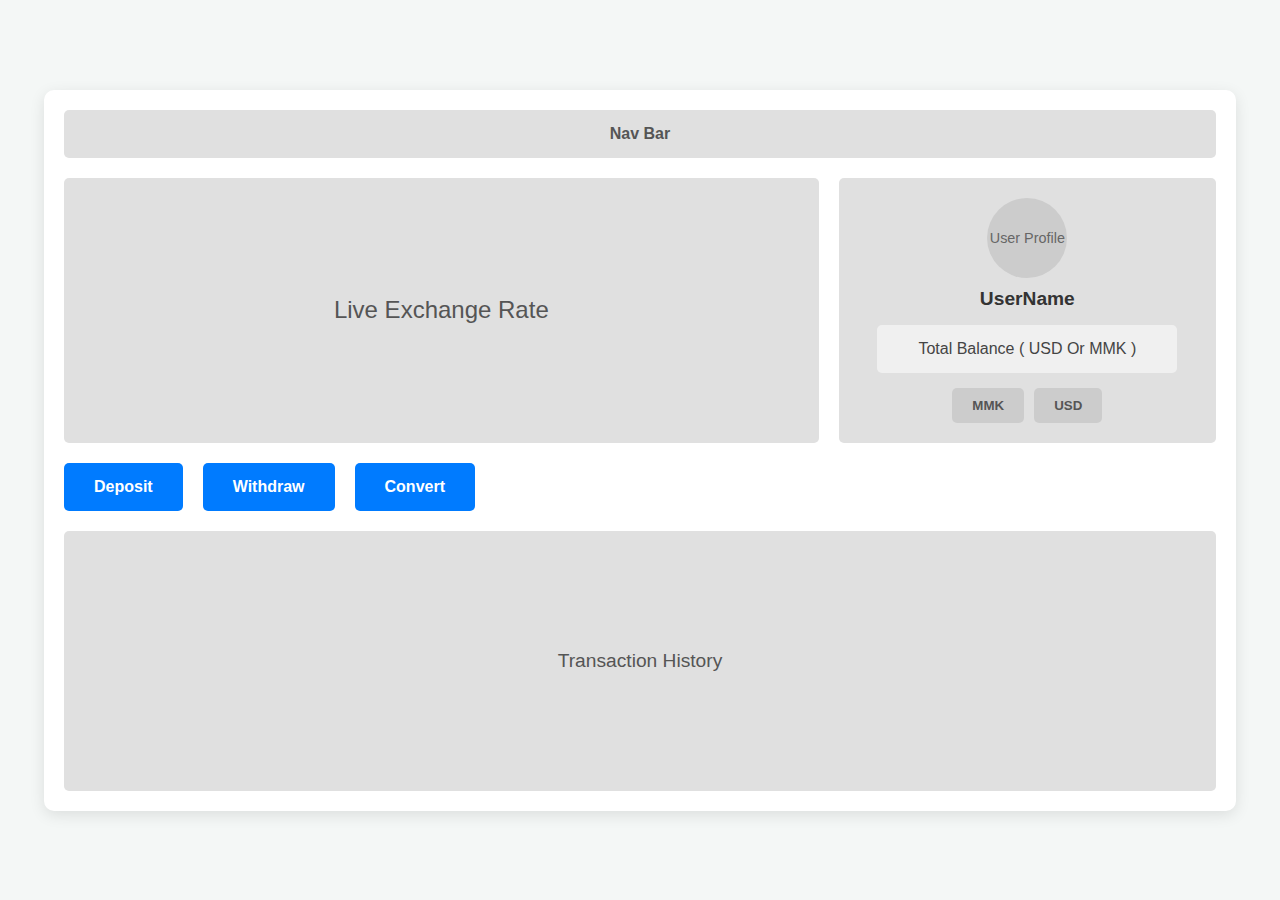
<file: currency_exchange/index.html>
<!DOCTYPE html>
<html lang="en">
<head>
    <meta charset="UTF-8">
    <meta name="viewport" content="width=device-width, initial-scale=1.0">
    <title>Exchange Dashboard</title>
    <style>
        body {
            font-family: Arial, sans-serif;
            margin: 0;
            background-color: #f4f7f6;
            display: flex;
            justify-content: center;
            align-items: center;
            min-height: 100vh;
        }

        .container {
            display: grid;
            grid-template-columns: 2fr 1fr;
            grid-template-rows: auto auto 1fr;
            gap: 20px;
            width: 90%;
            max-width: 1200px;
            background-color: #ffffff;
            padding: 20px;
            border-radius: 10px;
            box-shadow: 0 4px 15px rgba(0, 0, 0, 0.1);
        }

        .nav-bar {
            grid-column: 1 / -1;
            background-color: #e0e0e0;
            padding: 15px;
            border-radius: 5px;
            text-align: center;
            font-weight: bold;
            color: #555;
        }

        .live-exchange-rate {
            background-color: #e0e0e0;
            padding: 30px;
            border-radius: 5px;
            display: flex;
            justify-content: center;
            align-items: center;
            font-size: 1.5em;
            color: #555;
        }

        .user-profile-section {
            background-color: #e0e0e0;
            padding: 20px;
            border-radius: 5px;
            display: flex;
            flex-direction: column;
            align-items: center;
            text-align: center;
        }

        .user-profile-circle {
            width: 80px;
            height: 80px;
            background-color: #cccccc;
            border-radius: 50%;
            display: flex;
            justify-content: center;
            align-items: center;
            margin-bottom: 10px;
            font-size: 0.9em;
            color: #666;
        }

        .username {
            font-size: 1.2em;
            font-weight: bold;
            margin-bottom: 15px;
            color: #333;
        }

        .total-balance {
            background-color: #f0f0f0;
            padding: 15px;
            border-radius: 5px;
            margin-bottom: 15px;
            width: 80%;
            color: #444;
        }

        .currency-buttons {
            display: flex;
            gap: 10px;
        }

        .currency-button {
            background-color: #cccccc;
            border: none;
            padding: 10px 20px;
            border-radius: 5px;
            cursor: pointer;
            font-weight: bold;
            color: #555;
            transition: background-color 0.3s ease;
        }

        .currency-button:hover {
            background-color: #b0b0b0;
        }

        .action-buttons {
            grid-column: 1 / 2;
            display: flex;
            gap: 20px;
            justify-content: start;
        }

        .action-button {
            background-color: #007bff;
            color: white;
            border: none;
            padding: 15px 30px;
            border-radius: 5px;
            cursor: pointer;
            font-size: 1em;
            font-weight: bold;
            transition: background-color 0.3s ease;
        }

        .action-button:hover {
            background-color: #0056b3;
        }

        .transaction-history {
            grid-column: 1 / -1;
            background-color: #e0e0e0;
            padding: 30px;
            border-radius: 5px;
            display: flex;
            justify-content: center;
            align-items: center;
            font-size: 1.2em;
            color: #555;
            min-height: 200px;
        }

        /* Responsive adjustments */
        @media (max-width: 768px) {
            .container {
                grid-template-columns: 1fr;
                grid-template-rows: auto auto auto auto 1fr;
            }

            .user-profile-section {
                grid-row: 3;
            }

            .action-buttons {
                grid-column: 1 / -1;
                grid-row: 4;
                flex-wrap: wrap;
                justify-content: center;
            }

            .transaction-history {
                grid-row: 5;
            }
        }
    </style>
</head>
<body>
    <div class="container">
        <div class="nav-bar">Nav Bar</div>

        <div class="live-exchange-rate">Live Exchange Rate</div>

        <div class="user-profile-section">
            <div class="user-profile-circle">User Profile</div>
            <div class="username">UserName</div>
            <div class="total-balance">Total Balance ( USD Or MMK )</div>
            <div class="currency-buttons">
                <button class="currency-button">MMK</button>
                <button class="currency-button">USD</button>
            </div>
        </div>

        <div class="action-buttons">
            <button class="action-button">Deposit</button>
            <button class="action-button">Withdraw</button>
            <button class="action-button">Convert</button>
        </div>

        <div class="transaction-history">Transaction History</div>
    </div>
</body>
</html>
</file>
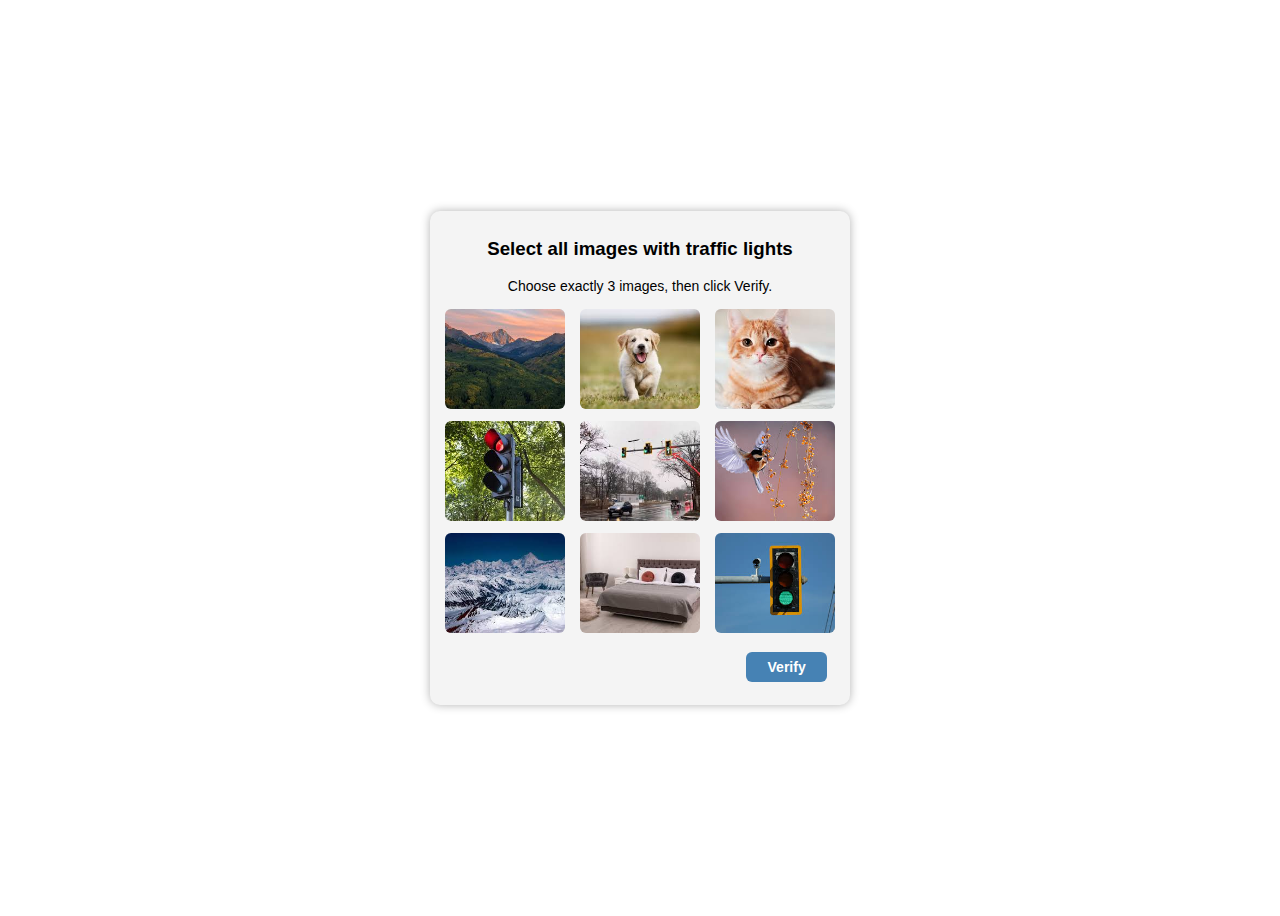
<file: currency_exchange/html/human_verification.html>
<!DOCTYPE html>
<html>
    <head>
        <title>Human Verification</title>
        <style>
            *{
                 box-sizing:border-box;
            }

            body{
                font-family:sans-serif;
                height:100vh;

                display:flex;
                justify-content:center;
                align-items:center;
            }

            .container{
                width:100%;
                max-width:420px;
                background:#f4f4f4;
                box-shadow:0 0 10px rgba(0,0,0,0.3);
                text-align:center;
                padding:8px;
                border-radius:10px;
            }

            h3{
                text-align:center;
            }

            .imgbox{
                width:100%;
                display:grid;
                grid-template-columns: repeat(3, max-content);
                column-gap:15px;
                row-gap:8px;
                justify-items:center;
                justify-content:center;
                margin-top:8px;
            }

            label{ margin:0; padding:0; position: relative; display:inline-block; }
            label img{
                width:120px;
                height:100px;
                object-fit:cover;
                border-radius:6px;
                transition:all 0.1s ease;
            }

            label img:hover{
                opacity:0.8;
                filter:blur(1.5px);
            }

            .btn{
                width:20%;
                font-size:14px;
                font-weight:bold;
                background-color:steelblue;
                color:#fff;
                border:none;
                padding:7px;
                cursor:pointer;
                transition:all 0.3s ease;
                margin: 15px;
                border-radius: 6px;
                float: right;
            }

            .btn_login{
                width:50%;
                font-size:14px;
                font-weight:bold;
                background-color:steelblue;
                color:#fff;
                border:none;
                padding:7px;
                cursor:pointer;
                transition:all 0.3s ease;
                margin: 5px;
                border-radius: 6px;
            }

            .btn:hover{
                background:darkblue;
            }

            .answer:checked + label > img{
                transform:scale(1.02);
                filter: brightness(0.9);
                opacity: 0.6;
            }

            /* Plain green tick on selected (no background) */
            .answer:checked + label::after{
                content: '\2713'; /* ✓ */
                position: absolute;
                top: 6px;
                right: 6px;
                color: #10b981;
                font-weight: 700;
                font-size: 18px;
                line-height: 1;
                text-shadow: 0 1px 0 rgba(255,255,255,0.6);
            }

            .helper{
                font-size: 14px;
                margin-bottom: 15px;
            }

            /* Top notification banner */
            .notice {
                position: fixed;
                top: 0;
                left: 0;
                right: 0;
                width: 100%;
                padding: 12px 16px;
                text-align: center;
                font-weight: 600;
                z-index: 9999;
                display: none; /* hidden by default */
            }
            .notice--error { background: #fee2e2; color: #991b1b; border-bottom: 1px solid #fecaca; }
            .notice--success { background: #dcfce7; color: #14532d; border-bottom: 1px solid #bbf7d0; }

            .helper--warn { color: #b91c1c; }

        </style>
    </head>
    <body>
        <!-- Notification banner (hidden initially) -->
        <div id="notice" class="notice"></div>

        <div id="container" class="container">
            <h3 class="question">Select all images with traffic lights</h3>
            <div class="helper">Choose exactly 3 images, then click Verify.</div>

            <div class="imgbox">
               <input type="checkbox" name="answer" id="a" class="answer" hidden><label for="a"><img src="./../image/traffic_light_1.jpg" alt="option" id="a_img"></label>

               <input type="checkbox" name="answer" id="b" class="answer" hidden /><label for="b"><img src="./../image/mountain_1.jpg" alt="option" id="b_img" /></label>

               <input type="checkbox" name="answer" id="c" class="answer" hidden /><label for="c"><img src="./../image/cat_1.jpg" alt="option" id="c_img" /></label>

               <input type="checkbox" name="answer" id="d" class="answer" hidden /><label for="d"><img src="./../image/traffic_light_2.jpg" alt="option" id="d_img" /></label>

               <input type="checkbox" name="answer" id="e" class="answer" hidden /><label for="e"><img src="./../image/bed_1.jpg" alt="option" id="e_img" /></label>

               <input type="checkbox" name="answer" id="f" class="answer" hidden /><label for="f"><img src="./../image/traffic_light_3.jpg" alt="option" id="f_img" /></label>

               <input type="checkbox" name="answer" id="g" class="answer" hidden /><label for="g"><img src="./../image/chair_1.jpg" alt="option" id="g_img" /></label>

               <input type="checkbox" name="answer" id="h" class="answer" hidden /><label for="h"><img src="./../image/road_1.jpg" alt="option" id="h_img" /></label>

               <input type="checkbox" name="answer" id="i" class="answer" hidden /><label for="i"><img src="./../image/bed_1.jpg" alt="option" id="i_img" /></label>

            </div>

            <button type="button" class="btn" id="verifyBtn">Verify</button>
        </div>
   

        <script>
            // 3-step human verification with randomized images each time.
            // Add any new images you placed in /image to these pools.
            const pools = {
                traffic: [
                    'traffic_light_1.jpg','traffic_light_2.jpg','traffic_light_3.jpg','traffic_light_4.jpg'
                ],
                mountains: [
                    'mountain_1.jpg','mountain_2.jpg','mountain_3.jpg','mountain_4.jpg'
                ],
                animals: [
                    'cat_1.jpg','bird_3.jpg','tiger_1.jpg','dog_1.jpg'
                ],
                others: [
                    'bed_1.jpg','chair_1.jpg','chair_2.jpg','bed_3.jpg'
                ]
            };

            function shuffle(arr){
                for (let i = arr.length - 1; i > 0; i--) {
                    const j = Math.floor(Math.random() * (i + 1));
                    [arr[i], arr[j]] = [arr[j], arr[i]];
                }
                return arr;
            }

            function sampleN(arr, n){
                if (n <= 0) return [];
                const copy = arr.slice();
                shuffle(copy);
                return copy.slice(0, Math.min(n, copy.length));
            }

            const stepsMeta = [
                { prompt: 'Select all images with traffic lights', target: 'traffic' },
                { prompt: 'Select all images with mountains',      target: 'mountains' },
                { prompt: 'Select all images with animals',        target: 'animals' }
            ];

            function generateStep(meta){
                const targetPool = pools[meta.target] || [];
                // Non-target distractors are drawn from all other pools
                const distractorPool = Object.keys(pools)
                    .filter(k => k !== meta.target)
                    .reduce((acc, k) => acc.concat(pools[k]), []);

                const correctFiles = sampleN(targetPool, 3);
                const distractorFiles = sampleN(distractorPool, 6);
                const all = correctFiles.map(f => ({ file: f, correct: true }))
                            .concat(distractorFiles.map(f => ({ file: f, correct: false })));
                shuffle(all);

                const ids = ['a','b','c','d','e','f','g','h','i'];
                const images = {};
                const correct = new Set();
                ids.forEach((id, idx) => {
                    const item = all[idx];
                    images[id] = `./../image/${item.file}`;
                    if (item.correct) correct.add(id);
                });

                return { prompt: meta.prompt, images, correct };
            }

            let steps = stepsMeta.map(generateStep);

            const required = 3;
            const container = document.getElementById('container');
            const verifyBtn = document.getElementById('verifyBtn');
            const questionEl = document.querySelector('.question');
            const helperEl = document.querySelector('.helper');
            const noticeEl = document.getElementById('notice');
            const imgEls = {
                a: document.getElementById('a_img'),
                b: document.getElementById('b_img'),
                c: document.getElementById('c_img'),
                d: document.getElementById('d_img'),
                e: document.getElementById('e_img'),
                f: document.getElementById('f_img'),
                g: document.getElementById('g_img'),
                h: document.getElementById('h_img'),
                i: document.getElementById('i_img'),
            };

            let stepIndex = 0;
            let successCount = 0;
            let failCount = 0;

            function showNotice(message, type = 'error'){
                noticeEl.textContent = message;
                noticeEl.className = 'notice ' + (type === 'success' ? 'notice--success' : 'notice--error');
                noticeEl.style.display = 'block';
                window.scrollTo({ top: 0, behavior: 'smooth' });
            }

            function loadStep(idx){
                const step = steps[idx];
                questionEl.textContent = step.prompt;
                helperEl.textContent = 'Choose exactly 3 images, then click Verify.';
                helperEl.classList.remove('helper--warn');
                for (const key of Object.keys(imgEls)) {
                    imgEls[key].src = step.images[key];
                }
                // clear selections
                document.querySelectorAll('.answer').forEach(cb => cb.checked = false);
            }

            function getSelected() {
                return Array.from(document.querySelectorAll('.answer:checked')).map(el => el.id);
            }

            loadStep(stepIndex);

            verifyBtn.addEventListener('click', function(){
                const selected = getSelected();
                if (selected.length !== required) {
                    helperEl.textContent = `Please select exactly ${required} images.`;
                    helperEl.classList.add('helper--warn');
                    return;
                }
                const correctSet = steps[stepIndex].correct;
                const ok = selected.every(id => correctSet.has(id));

                if (ok) {
                    successCount += 1;
                } else {
                    failCount += 1;
                }

                // Advance to next step or finish
                stepIndex += 1;
                if (stepIndex < steps.length) {
                    loadStep(stepIndex);
                } else {
                    // Finished 3 attempts. Fail if there is any failed step (1, 2, or 3 out of 3)
                    if (failCount >= 1) {
                        showNotice(`Verification failed. You failed ${failCount} out of 3 attempts.`,'error');
                        // Refresh images for a new run: regenerate steps and reset counters
                        steps = stepsMeta.map(generateStep);
                        stepIndex = 0;
                        successCount = 0;
                        failCount = 0;
                        loadStep(stepIndex);
                    } else {
                        window.location.href = 'login.html?message=verification_successful';
                    }
                }
            });
        </script>
    
    </body>
</file>
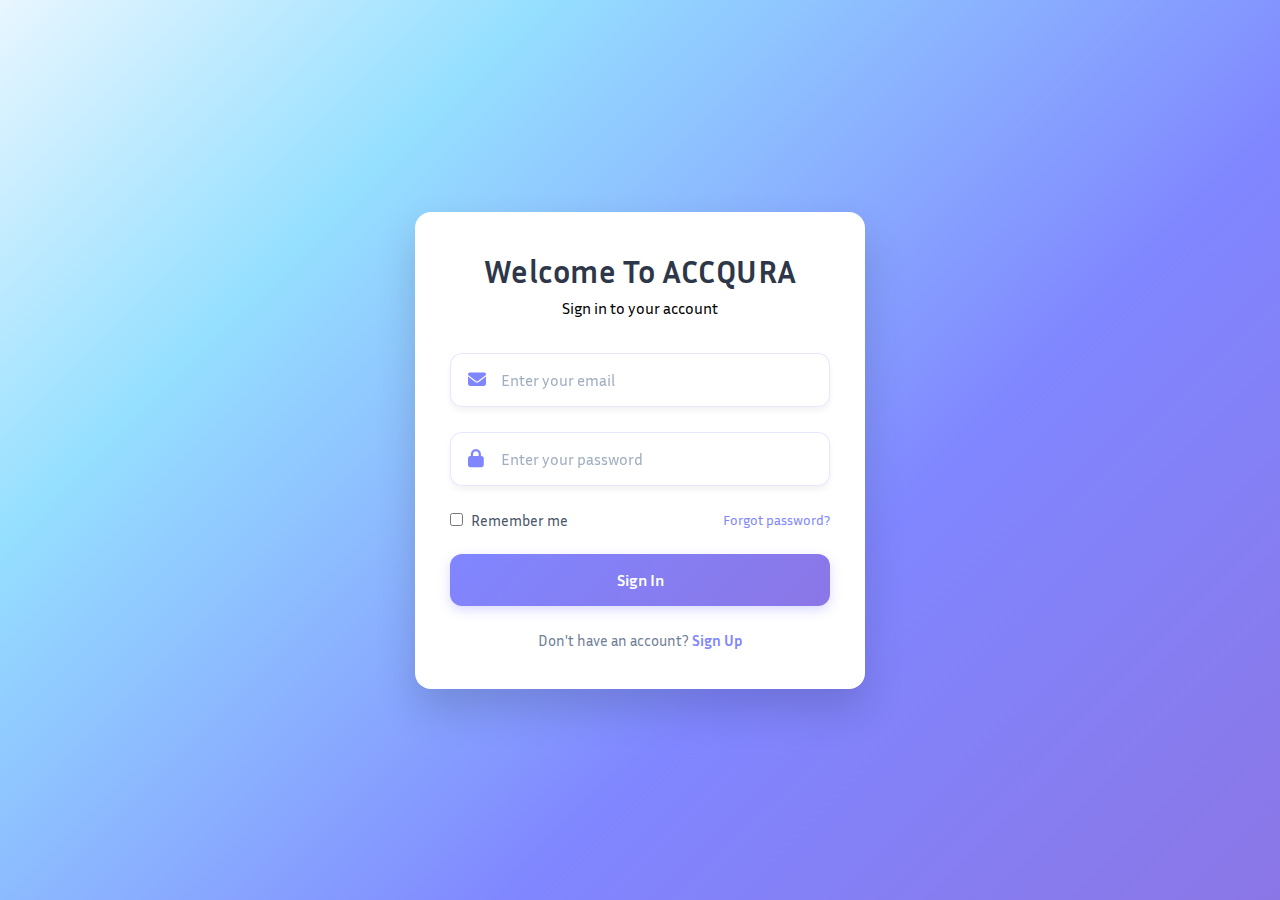
<file: currency_exchange/html/login.html>
<!DOCTYPE html>
<html lang="en">
<head>
    <meta charset="UTF-8">
    <meta name="viewport" content="width=device-width, initial-scale=1.0">
    <title>ACCQURA Login</title>
    <link rel="stylesheet" href="https://cdnjs.cloudflare.com/ajax/libs/font-awesome/6.4.0/css/all.min.css">
    <link href="https://fonts.googleapis.com/css2?family=Inria+Sans:wght@400;700&display=swap" rel="stylesheet">
    <style>
        * {
            margin: 0;
            padding: 0;
            box-sizing: border-box;
            font-family: 'Inria Sans', sans-serif;
        }
        
        body {
            background: linear-gradient(135deg, #e8f6ff 0%, #95dfff 25%, #8086ff 65%, #8b76e6 100%);
            display: flex;
            justify-content: center;
            align-items: center;
            min-height: 100vh;
            padding: 20px;
        }
        
        .login-container {
            background-color: white;
            border-radius: 16px;
            box-shadow: 0 20px 40px rgba(0, 0, 0, 0.15);
            width: 100%;
            max-width: 450px;
            padding: 40px 35px;
            transition: transform 0.3s ease;
        }
        
        .login-container:hover {
            transform: translateY(-5px);
        }
        
        .logo {
            text-align: center;
            margin-bottom: 35px;
        }
        
        .logo h1 {
            color: #2d3748;
            font-size: 32px;
            font-weight: 700;
            letter-spacing: 0.5px;
            margin-bottom: 8px;
        }
        
        .form-group {
            margin-bottom: 25px;
        }
        
        label {
            display: block;
            margin-bottom: 10px;
            color: #2d3748;
            font-weight: 700;
            font-size: 15px;
        }
        
        .input-container {
            position: relative;
        }
        
        .input-container i {
            position: absolute;
            left: 18px;
            top: 50%;
            transform: translateY(-50%);
            color: #8086ff;
            font-size: 18px;
            z-index: 2;
        }
        
        input[type="email"],
        input[type="password"] {
            width: 100%;
            padding: 16px 16px 16px 50px;
            background: rgba(255, 255, 255, 0.7);
            backdrop-filter: blur(10px);
            -webkit-backdrop-filter: blur(10px);
            border: 1px solid rgba(128, 134, 255, 0.2);
            border-radius: 12px;
            font-size: 16px;
            color: #2d3748;
            transition: all 0.3s ease;
            box-shadow: 0 4px 6px rgba(0, 0, 0, 0.05);
        }
        
        input[type="email"]::placeholder,
        input[type="password"]::placeholder {
            color: #a0aec0;
        }
        
        input[type="email"]:focus,
        input[type="password"]:focus {
            outline: none;
            background: rgba(255, 255, 255, 0.9);
            border-color: #8086ff;
            box-shadow: 0 0 0 3px rgba(128, 134, 255, 0.15), 0 4px 12px rgba(0, 0, 0, 0.1);
        }
        
        .options {
            display: flex;
            justify-content: space-between;
            align-items: center;
            margin-bottom: 25px;
            font-size: 14px;
        }
        
        .remember-me {
            display: flex;
            align-items: center;
        }
        
        .remember-me input {
            margin-right: 8px;
            accent-color: #8086ff;
        }
        
        .remember-me label {
            font-weight: 400;
            color: #4a5568;
            margin-bottom: 0;
        }
        
        .forgot-password {
            color: #8086ff;
            text-decoration: none;
            transition: color 0.3s;
            font-weight: 400;
        }
        
        .forgot-password:hover {
            color: #8b76e6;
            text-decoration: underline;
        }
        
        .signin-btn {
            width: 100%;
            padding: 16px;
            background: linear-gradient(135deg, #8086ff 0%, #8b76e6 100%);
            color: white;
            border: none;
            border-radius: 12px;
            font-size: 16px;
            font-weight: 700;
            cursor: pointer;
            transition: all 0.3s;
            margin-bottom: 25px;
            box-shadow: 0 4px 12px rgba(128, 134, 255, 0.3);
        }
        
        .signin-btn:hover {
            transform: translateY(-2px);
            box-shadow: 0 8px 20px rgba(128, 134, 255, 0.4);
        }
        
        .signup-link {
            text-align: center;
            color: #718096;
            font-size: 15px;
        }
        
        .signup-link a {
            color: #8086ff;
            text-decoration: none;
            font-weight: 700;
            transition: color 0.3s;
        }
        
        .signup-link a:hover {
            color: #8b76e6;
            text-decoration: underline;
        }
        
        /* Notification styles */
        .notification {
            position: fixed;
            top: 20px;
            left: 50%;
            transform: translateX(-50%);
            padding: 15px 25px;
            border-radius: 12px;
            box-shadow: 0 10px 25px rgba(0, 0, 0, 0.1);
            z-index: 1000;
            font-size: 14px;
            font-weight: 600;
            opacity: 0;
            transition: all 0.4s cubic-bezier(0.68, -0.55, 0.27, 1.55);
            backdrop-filter: blur(10px);
            -webkit-backdrop-filter: blur(10px);
            border: 1px solid rgba(255, 255, 255, 0.2);
        }
        
        .notification.show {
            opacity: 1;
            transform: translateX(-50%) translateY(10px);
        }
        
        .notification.success {
            background: rgba(16, 185, 129, 0.9);
            color: white;
        }
        
        .notification.error {
            background: rgba(239, 68, 68, 0.9);
            color: white;
        }
        
        @media (max-width: 480px) {
            .login-container {
                padding: 30px 25px;
            }
            
            .options {
                flex-direction: column;
                align-items: flex-start;
            }
            
            .forgot-password {
                margin-top: 10px;
            }
        }
    </style>
</head>
<body>

    <div class="login-container">
        <div class="logo">
            <h1>Welcome To ACCQURA</h1>
            <p>Sign in to your account</p>
        </div>
        <form id="login-form" action="../php/testLogin.php" method="POST">
            <div class="form-group">
               
                <div class="input-container">
                    <i class="fas fa-envelope"></i>
                    <input type="email" id="email" name="email" placeholder="Enter your email" required>
                </div>
            </div>
            
            <div class="form-group">
               
                <div class="input-container">
                    <i class="fas fa-lock"></i>
                    <input type="password" id="password" name="password" placeholder="Enter your password" required>
                </div>
            </div>
            
            <div class="options">
                <div class="remember-me">
                    <input type="checkbox" id="remember" name="remember">
                    <label for="remember">Remember me</label>
                </div>
                <a href="../php/forgot_password_request.php" class="forgot-password">Forgot password?</a>
            </div>
            
            <button type="submit" class="signin-btn" id="login-button">Sign In</button>
            
            <p class="signup-link">
                Don't have an account? <a href="registration.html">Sign Up</a>
            </p>
        </form>
    </div>

<script>
document.addEventListener('DOMContentLoaded', function() {
    const urlParams = new URLSearchParams(window.location.search);
    const error = urlParams.get('error');
    const message = urlParams.get('message');
    
    let notificationMessage = '';
    let notificationType = '';

    if (error === 'not_verified') {
        notificationMessage = 'Your account is not verified. Please check your email for verification instructions.';
        notificationType = 'error';
    } else if (error === 'incorrect_password') {
        notificationMessage = 'Incorrect password. Please try again.';
        notificationType = 'error';
    } else if (error === 'user_not_found') {
        notificationMessage = 'No account found with this email address.';
        notificationType = 'error';
    } else if (error === 'locked') {
        const seconds = parseInt(urlParams.get('remaining') || '60', 10);
        showLockCountdown(Number.isFinite(seconds) && seconds > 0 ? seconds : 60);
    } else if (message === 'registration_successful') {
        notificationMessage = 'Registration successful! You can now log in.';
        notificationType = 'success';
    } else if (message === 'reset_link_sent') {
        notificationMessage = 'If that email exists, a reset link has been sent.';
        notificationType = 'success';
    } else if (message === 'password_reset_success') {
        notificationMessage = 'Your password has been updated. Please log in.';
        notificationType = 'success';
    }
    
    if (notificationMessage) {
        showNotification(notificationMessage, notificationType);
    }
});

function showNotification(message, type) {
    // Create notification element
    const notification = document.createElement('div');
    notification.className = 'notification ' + type;
    notification.textContent = message;
    
    // Add to body
    document.body.appendChild(notification);
    
    // Animate in
    setTimeout(() => {
        notification.classList.add('show');
    }, 10);

    // Animate out and remove after a few seconds
    setTimeout(() => {
        notification.classList.remove('show');
        setTimeout(() => {
            document.body.removeChild(notification);
        }, 500);
    }, 5000); // 5 seconds
}

function showLockCountdown(seconds) {
    const form = document.getElementById('login-form');
    const btn = document.getElementById('login-button');
    // Disable inputs during lock
    if (form) {
        const controls = form.querySelectorAll('input, button');
        controls.forEach(el => el.disabled = true);
    }
    if (btn) btn.disabled = true;

    // Create a persistent notification with countdown text
    const bar = document.createElement('div');
    bar.className = 'notification error show';
    const update = (s) => {
        const plural = s === 1 ? '' : 's';
        bar.textContent = `Too many failed attempts. Please wait ${s} second${plural} before trying again.`;
    };
    update(seconds);
    document.body.appendChild(bar);

    let remaining = seconds;
    const timer = setInterval(() => {
        remaining -= 1;
        if (remaining <= 0) {
            clearInterval(timer);
            // Navigate to clean URL (remove error/remaining params) to clear stale lock state
            setTimeout(() => {
                try {
                    const url = new URL(window.location.href);
                    window.location.href = url.origin + url.pathname; // drop all params
                } catch (e) {
                    // Fallback: navigate to this page without query
                    window.location.href = window.location.pathname;
                }
            }, 300);
            return;
        }
        update(remaining);
    }, 1000);
}
</script>
</body>
</html>
</file>
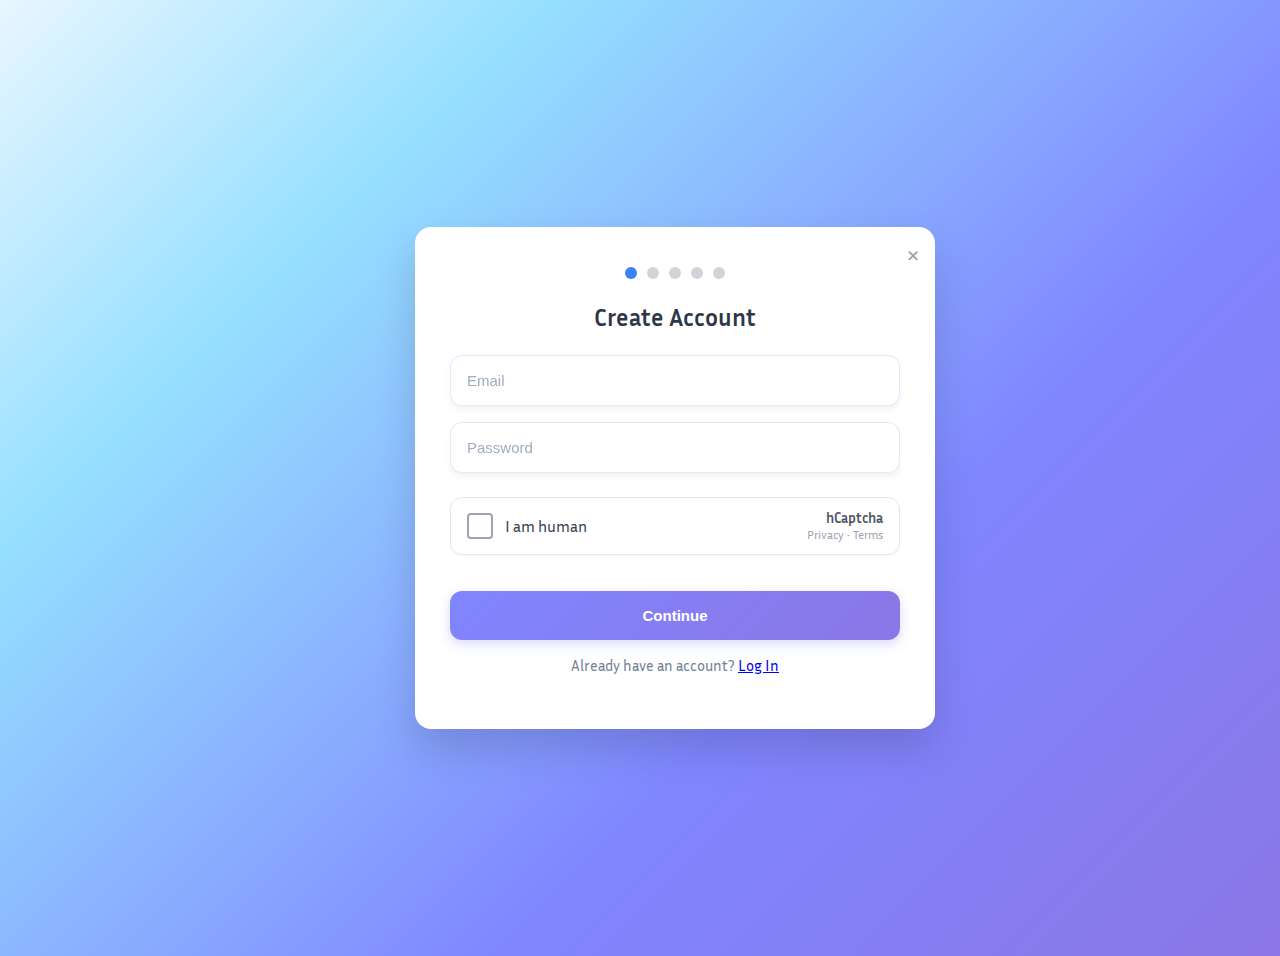
<file: currency_exchange/html/registration.html>
<!DOCTYPE html>
<html lang="en">
<head>
    <meta charset="UTF-8">
    <meta name="viewport" content="width=device-width, initial-scale=1.0">
    <title>User Registration</title>
    <!-- Match login.html font and icon setup -->
    <link rel="stylesheet" href="https://cdnjs.cloudflare.com/ajax/libs/font-awesome/6.4.0/css/all.min.css">
    <link href="https://fonts.googleapis.com/css2?family=Inria+Sans:wght@400;700&display=swap" rel="stylesheet">
    <style>
        body {
            font-family: 'Inria Sans', sans-serif;
            background: linear-gradient(135deg, #e8f6ff 0%, #95dfff 25%, #8086ff 65%, #8b76e6 100%);
            display: flex;
            justify-content: center;
            align-items: center;
            min-height: 100vh;
            padding: 20px;
        }
        /* --- NEW CSS ADDITION --- */
        .registration-container {
            position: relative;
            max-width: 450px;
            width: 100%;
            background-color: #ffffff;
            padding: 40px 35px;
            border-radius: 16px;
            box-shadow: 0 20px 40px rgba(0, 0, 0, 0.15);
            transition: transform 0.3s ease;
        }

        .registration-container:hover {
            transform: translateY(-5px);
        }
        .close-button {
            position: absolute;
            top: 15px;
            right: 15px;
            font-size: 24px;
            line-height: 1;
            text-decoration: none;
            color: #9ca3af;
            transition: color 0.2s ease-in-out;
            cursor: pointer;
        }
        .close-button:hover {
            color: #4b5563;
        }
        /* --- END NEW CSS ADDITION --- */
        
        /* New class for error state */
        .input-error {
            border-color: #ef4444 !important; /* Red border for error state */
            box-shadow: 0 0 0 2px rgba(239, 68, 68, 0.5); /* Red shadow for error state */
        }
        
        /* CAPTCHA widget + modal styles */
        .captcha-widget { display: flex; align-items: center; justify-content: space-between; border: 1px solid #e5e7eb; border-radius: 0.75rem; padding: 0.75rem 1rem; background: #fff; box-shadow: 0 1px 2px rgba(0,0,0,0.04); margin: .5rem 0 1rem; cursor: pointer; }
        .captcha-left { display: flex; align-items: center; gap: 0.75rem; }
        .captcha-checkbox { width: 22px; height: 22px; border: 2px solid #9ca3af; border-radius: 0.25rem; display: inline-flex; align-items: center; justify-content: center; background: #fff; transition: all .15s; }
        .captcha-checkbox.checked { border-color: #22c55e; background: #22c55e; color: #fff; }
        .captcha-label { color: #374151; font-weight: 500; }
        .captcha-brand { display: flex; flex-direction: column; align-items: flex-end; gap: 2px; }
        .captcha-brand .brand-name { font-size: 0.85rem; color: #4b5563; font-weight: 600; }
        .captcha-brand .brand-links { font-size: 0.72rem; color: #9ca3af; }
        .captcha-widget.disabled { opacity: .7; pointer-events: none; }

        .captcha-modal-backdrop { position: fixed; inset: 0; background: rgba(0,0,0,0.45); display: none; align-items: center; justify-content: center; z-index: 1100; }
        .captcha-modal { position: relative; width: 480px; max-width: 92vw; background: #fff; border-radius: 0.9rem; padding: 1rem 1rem 0.85rem; box-shadow: 0 14px 36px rgba(0,0,0,0.25); }
        .captcha-modal-header { display:flex; align-items:center; justify-content: flex-start; margin-bottom: .5rem; }
        .captcha-modal .header-close {
            position:absolute; right:10px; top:10px;
            background:transparent; border:none; color:#111827;
            font-size:16px; cursor:pointer; line-height:1;
            padding:0; margin:0; width:auto !important; height:auto;
            display:inline-flex; align-items:center; justify-content:center;
        }
        .captcha-instruction { margin: 0.4rem 0 0.9rem; color: #374151; font-size: 1rem; font-weight: 700; }
        .captcha-content { display:grid; grid-template-columns: 1fr 120px; gap: 0.6rem; align-items: start; }
        .captcha-grid { display: grid; grid-template-columns: repeat(3, 1fr); gap: 0.6rem; }
        .captcha-tile { position: relative; border-radius: 0.75rem; overflow: hidden; cursor: pointer; border: 2px solid transparent; background:#f8fafc; box-shadow: 0 1px 2px rgba(0,0,0,0.06); }
        .captcha-tile img { width: 100%; height: 110px; object-fit: cover; display: block; }
        .captcha-tile.selected { border-color: #2563eb; box-shadow: 0 0 0 2px rgba(37,99,235,0.25) inset; }
        .captcha-actions { display:flex; align-items:center; justify-content: space-between; margin-top:.5rem; }
        .hint { grid-column: 1 / -1; color: #6b7280; font-size: 0.85rem; margin-top:.75rem; }
        .btn-gray { background:#6b7280; color:#fff; padding: .6rem 1rem; border-radius:.6rem; border:none; cursor:pointer; }
        .btn-primary-sm { background:#2563eb; color:#fff; padding:.7rem 1rem; border:none; border-radius:.6rem; cursor:pointer; box-shadow: 0 2px 0 rgba(0,0,0,0.12) inset; }
        .btn-sm { padding:.45rem .7rem !important; font-size:.875rem; }
        /* Override global button width for captcha modal buttons */
        .captcha-actions button { width: auto !important; display: inline-block; }
        .btn-gray:hover { filter: brightness(0.95); }
        .btn-primary-sm:hover { background:#1d4ed8; }
        @media (max-width: 640px) {
            .captcha-modal { padding: 1rem; }
            .captcha-content { grid-template-columns: 1fr; }
            .captcha-actions { flex-direction: row; }
        }
        
        /* Outer container wrapper */
        .container {
            max-width: 450px;
            width: 100%;
        }

        h2 {
            font-size: 1.5rem;
            font-weight: 700;
            text-align: center;
            color: #2d3748;
            margin-bottom: 1.5rem;
        }

        input,
        select {
            width: 100%;
            padding: 16px;
            margin-bottom: 1rem;
            background: rgba(255, 255, 255, 0.7);
            backdrop-filter: blur(10px);
            -webkit-backdrop-filter: blur(10px);
            border: 1px solid rgba(128, 134, 255, 0.2);
            border-radius: 12px;
            font-size: 15px;
            color: #2d3748;
            transition: all 0.3s ease;
            box-shadow: 0 4px 6px rgba(0, 0, 0, 0.05);
            box-sizing: border-box;
        }

        input::placeholder,
        select::placeholder {
            color: #a0aec0;
        }

        input:focus,
        select:focus {
            outline: none;
            background: rgba(255, 255, 255, 0.9);
            border-color: #8086ff;
            box-shadow: 0 0 0 3px rgba(128, 134, 255, 0.15), 0 4px 12px rgba(0, 0, 0, 0.1);
        }

        button {
            width: 100%;
            padding: 16px;
            border-radius: 12px;
            font-size: 15px;
            font-weight: 700;
            cursor: pointer;
            border: none;
            transition: all 0.3s;
        }

        .signup-button {
            background: linear-gradient(135deg, #8086ff 0%, #8b76e6 100%);
            color: #ffffff;
            box-shadow: 0 4px 12px rgba(128, 134, 255, 0.3);
            margin-top: 0.25rem;
        }

        .signup-button:hover:not(:disabled) {
            transform: translateY(-2px);
            box-shadow: 0 8px 20px rgba(128, 134, 255, 0.4);
        }

        .signup-button:disabled {
            background: #9ca3af;
            box-shadow: none;
            cursor: not-allowed;
        }
        .link {
            text-align: center;
            display: block;
            margin-top: 1rem;
            color: #718096;
            font-size: 15px;
        }
        label {
            display: block;
            margin-bottom: 0.5rem;
            font-weight: 700;
            color: #2d3748;
            font-size: 15px;
        }
        .step {
            display: none;
        }
        .step.active {
            display: block;
        }
        .step-indicator {
            display: flex;
            justify-content: center;
            margin-bottom: 1.5rem;
        }
        .step-dot {
            width: 12px;
            height: 12px;
            border-radius: 50%;
            background-color: #d1d5db;
            margin: 0 5px;
        }
        .step-dot.active {
            background-color: #3b82f6;
        }
        .error-message {
            color: #ef4444;
            font-size: 0.875rem;
            margin-top: -0.5rem;
            margin-bottom: 1rem;
            display: none;
        }
        .success-message {
            color: #10b981;
            font-size: 0.875rem;
            margin-top: -0.5rem;
            margin-bottom: 1rem;
            display: none;
        }
        .name-row {
            display: flex;
            gap: 1rem;
        }
        .name-row input {
            flex: 1;
        }
        .nrc-row {
            display: flex;
            gap: 0.5rem;
            margin-bottom: 1rem;
        }
        .nrc-row select, .nrc-row input {
            margin-bottom: 0;
        }
        .nrc-divider {
            display: flex;
            align-items: center;
            justify-content: center;
            padding: 0 0.5rem;
        }
        .password-requirements {
            font-size: 0.75rem;
            color: #6b7280;
            margin-top: 0.5rem;
            margin-bottom: 1rem;
            max-height: 0;
            overflow: hidden;
            transition: max-height 0.3s ease-out;
        }
        .password-requirements.show {
            max-height: 100px;
        }
        .requirement {
            display: flex;
            align-items: center;
            margin-bottom: 0.25rem;
            opacity: 0;
            transform: translateX(-10px);
            transition: opacity 0.3s ease, transform 0.3s ease;
        }
        .password-requirements.show .requirement {
            opacity: 1;
            transform: translateX(0);
        }
        .requirement.valid {
            color: #10b981;
        }
        .requirement.invalid {
            color: #ef4444;
        }
        .requirement-icon {
            margin-right: 0.5rem;
            font-size: 0.875rem;
            transition: transform 0.2s ease;
        }
        .requirement.valid .requirement-icon {
            transform: scale(1.2);
        }
        .loading-overlay {
            position: fixed;
            top: 0;
            left: 0;
            width: 100%;
            height: 100%;
            background-color: rgba(0, 0, 0, 0.5);
            display: flex;
            justify-content: center;
            align-items: center;
            z-index: 1000;
            display: none;
        }
        .loading-spinner {
            border: 4px solid #f3f4f6;
            border-left: 4px solid #3b82f6;
            border-radius: 50%;
            width: 40px;
            height: 40px;
            animation: spin 1s linear infinite;
        }
        @keyframes spin {
            0% { transform: rotate(0deg); }
            100% { transform: rotate(360deg); }
        }
        .timer {
            text-align: center;
            font-size: 0.875rem;
            color: #6b7280;
            margin-top: 0.5rem;
        }
        .timer.expiring {
            color: #ef4444;
            font-weight: bold;
        }
    </style>
</head>
<body>

    <div class="loading-overlay" id="loadingOverlay">
        <div class="loading-spinner"></div>
    </div>

    <div class="container">
        <div class="registration-container">
            <a href="home.php" class="close-button" title="Go to Home">
                &times; 
            </a>
            <div class="step-indicator">
                <div class="step-dot active" id="step1-dot"></div>
                <div class="step-dot" id="step2-dot"></div>
                <div class="step-dot" id="step3-dot"></div>
                <div class="step-dot" id="step4-dot"></div>
                <div class="step-dot" id="step5-dot"></div>
            </div>
            
            <form id="signup-form" action="../php/registration.php" method="POST" enctype="multipart/form-data">
                <div class="step active" id="step1">
                    <h2>Create Account</h2>

                    <input type="email" name="email" 
                    id="email" placeholder="Email" required>
                    <div class="error-message" id="email-error"></div>
                    
                    <div class="input-group">
                        <input type="password" name="password" id="password" placeholder="Password" required>
                    </div>
                    <div class="error-message" id="password-error"></div>
                    
                    <div id="captcha-section">
                        <div class="captcha-widget" id="captcha-widget">
                            <div class="captcha-left">
                                <div class="captcha-checkbox" id="captcha-checkbox"><span style="font-size:14px; display:none;">✓</span></div>
                                <div class="captcha-label">I am human</div>
                            </div>
                            <div class="captcha-brand">
                                <div class="brand-name">hCaptcha</div>
                                <div class="brand-links">Privacy • Terms</div>
                            </div>
                        </div>
                        <div class="error-message" id="captcha-error"></div>

                        <div class="captcha-modal-backdrop" id="captcha-modal">
                            <div class="captcha-modal">
                                <button type="button" id="close-captcha" class="header-close" aria-label="Close">✕</button>
                                <div class="captcha-modal-header">
                                    
                                </div>
                                <p class="captcha-instruction" id="captcha-instruction">Loading challenge...</p>
                                <div class="captcha-grid" id="captcha-grid"></div>
                                <div class="captcha-actions">
                                    
                                    <div>
                                        <button type="button" id="refresh-captcha" class="btn-gray btn-sm">Refresh</button>
                                        <button type="button" id="verify-captcha" class="btn-primary-sm btn-sm" style="margin-left:.5rem;">Verify</button>
                                    </div>
                                </div>
                                <div class="error-message" id="captcha-modal-error" style="margin-top:.5rem"></div>
                            </div>
                        </div>
                    </div>

                    <div class="password-requirements" id="passwordRequirements">
                        <div class="requirement" id="req-length">
                            <span class="requirement-icon">●</span>
                           
                            At least 8 characters
                        </div>
                        <div class="requirement" id="req-uppercase">
                            <span class="requirement-icon">●</span>
                            One uppercase letter (A-Z)
     
                            </div>
                        <div class="requirement" id="req-lowercase">
                            <span class="requirement-icon">●</span>
                            One lowercase letter (a-z)
           
                          </div>
                        <div class="requirement" id="req-number">
                            <span class="requirement-icon">●</span>
                            One number (0-9)
                  
                           </div>
                    </div>
                    
                    <button type="button" class="signup-button" id="next-step1">Continue</button>
                    <p class="link">Already have an account?
                    <a href="login.html">Log In</a></p>
                </div>
                
                <div class="step" id="step2">
                    <h2>Verify Email</h2>
                    <p style="text-align: center; margin-bottom: 1rem;">We've sent a 6-digit verification code to your email. Enter it below.</p>
                    <input type="text" id="otp_input" placeholder="Enter 6-digit code" maxlength="6" style="text-align:center; letter-spacing: 2px; font-weight:600;" />
                    <div class="error-message" id="verify-error"></div>
                    <button type="button" class="signup-button" id="submit-otp">Verify Code</button>
                    <button type="button" class="signup-button" id="back-step2" style="background-color: #6b7280; margin-top: 0.5rem;">Back</button>
                </div>
                
                <div class="step" id="step3">
       
                    <h2>Personal Information</h2>
                    
                    <div class="name-row">
                        <input type="text" name="first_name" id="first_name" placeholder="First Name" required>
                        <input type="text" name="last_name" id="last_name" placeholder="Last Name" required>
     
                    </div>
                    
                    <select name="country" id="country" required>
                        <option value="" disabled selected>Select Country</option>
                        <option value="MM">Myanmar</option>
         
                        <option value="US">United States</option>
                        <option value="UK">United Kingdom</option>
                        <option value="CA">Canada</option>
                        <option value="AU">Australia</option>
                    </select>
       
                  
                    <input type="tel" name="phone_number" id="phone_number" placeholder="Phone Number" required>
                    <div class="error-message" id="phone-error"></div>
                    
                    <button type="button" class="signup-button" id="next-step3">Continue</button>
                
                    <button type="button" class="signup-button" id="back-step3" style="background-color: #6b7280; 
                    margin-top: 0.5rem;">Back</button>
                </div>
                
                <div class="step" id="step4">
                    <h2>NRC Information</h2>
                    
               
                    <label>NRC Number</label>
                    <div class="nrc-row">
                        <select name="nrc_state" id="nrc_state" required>
                            <option value="" disabled selected>State</option>
                            <option value="1">1</option>
      
                            <option value="2">2</option>
                            <option value="3">3</option>
                            <option value="4">4</option>
                            <option value="5">5</option>
      
                            <option value="6">6</option>
                            <option value="7">7</option>
                            <option value="8">8</option>
                            <option value="9">9</option>
      
                            <option value="10">10</option>
                            <option value="11">11</option>
                            <option value="12">12</option>
                            <option value="13">13</option>
      
                            <option value="14">14</option>
                        </select>
                        <div class="nrc-divider">/</div>
                        <select name="nrc_township" id="nrc_township" required>
                 
                            <option value="" disabled selected>Township</option>
                            <option value="DaLaNa">DaLaNa</option>
                            <option value="ThaKaTa">ThaKaTa</option>
                            <option value="BaHaMa">BaHaMa</option>
               
                            <option value="PaSaNa">PaSaNa</option>
                            <option value="MaWaTa">MaWaTa</option>
                            <option value="YaMaNa">YaMaNa</option>
                            <option value="PaTaNa">PaTaNa</option>
               
                            <option value="AhLaNa">AhLaNa</option>
                        </select>
                        <div class="nrc-divider">(</div>
                        <select name="nrc_type" id="nrc_type" required>
                          
                            <option value="" disabled selected>Type</option>
                            <option value="N">N</option>
                            <option value="V">V</option>
                            <option value="P">P</option>
                        
                            <option value="A">A</option>
                            <option value="F">F</option>
                        </select>
                        <div class="nrc-divider">)</div>
                        <input type="text" name="nrc_number" id="nrc_number" placeholder="Number" maxlength="6" required>
       
                      </div>
                    <div class="error-message" id="nrc-error"></div>
                    
                    <div>
                        <label>NRC Front Photo</label>
                   
                        <input type="file" name="nrc_front_photo" id="nrc_front_photo" accept="image/*" required>
                    </div>
                    <div>
                        <label>NRC Back Photo</label>
                        <input type="file" name="nrc_back_photo" id="nrc_back_photo" accept="image/*" required>
                    </div>

                    <button type="button" class="signup-button" id="next-step4">Continue</button>
                    <button type="button" class="signup-button" id="back-step4" style="background-color: #6b7280; 
                    margin-top: 0.5rem;">Back</button>
                </div>

                <div class="step" id="step5">
                    <h2>Set Security PIN</h2>
                    <p style="color:#6b7280; font-size:.9rem; margin-top:0; margin-bottom:.5rem;">Create a 4-digit PIN. You will need this PIN to approve withdrawals.</p>
                    <div class="name-row" style="margin-bottom: 1rem;">
                        <div>
                            <label for="pin">PIN (4 digits)</label>
                            <input type="password" name="pin" id="pin" inputmode="numeric" pattern="\d{4}" maxlength="4" minlength="4" placeholder="••••" required>
                        </div>
                        <div>
                            <label for="pin_confirm">Confirm PIN</label>
                            <input type="password" name="pin_confirm" id="pin_confirm" inputmode="numeric" pattern="\d{4}" maxlength="4" minlength="4" placeholder="••••" required>
                        </div>
                    </div>
                    <button type="submit" class="signup-button">Sign Up</button>
                    <button type="button" class="signup-button" id="back-step5" style="background-color: #6b7280; margin-top: 0.5rem;">Back</button>
                </div>
            </form>
        </div>
    </div>

    <script>
        // DOM Elements
        const step1 = document.getElementById('step1');
        const step2 = document.getElementById('step2');
        const step3 = document.getElementById('step3');
        const step4 = document.getElementById('step4');
        const step5 = document.getElementById('step5');
        const step1Dot = document.getElementById('step1-dot');
        const step2Dot = document.getElementById('step2-dot');
        const step3Dot = document.getElementById('step3-dot');
        const step4Dot = document.getElementById('step4-dot');
        const step5Dot = document.getElementById('step5-dot');

        const nextStep1Btn = document.getElementById('next-step1');
        const checkVerifiedBtn = document.getElementById('check-verified');
        const nextStep3Btn = document.getElementById('next-step3');
        const backStep2Btn = document.getElementById('back-step2');
        const backStep3Btn = document.getElementById('back-step3');
        const backStep4Btn = document.getElementById('back-step4');
        const nextStep4Btn = document.getElementById('next-step4');
        const backStep5Btn = document.getElementById('back-step5');
        const loadingOverlay = document.getElementById('loadingOverlay');

        const emailInput = document.getElementById('email');
        const passwordInput = document.getElementById('password');
        const countrySelect = document.getElementById('country');
        const phoneInput = document.getElementById('phone_number');
        const emailError = document.getElementById('email-error');
        const passwordError = document.getElementById('password-error');
        const phoneError = document.getElementById('phone-error');
        const nrcError = document.getElementById('nrc-error');
        const verifyError = document.getElementById('verify-error');
        const otpInput = document.getElementById('otp_input');
        const submitOtpBtn = document.getElementById('submit-otp');

        // CAPTCHA elements
        const captchaWidget = document.getElementById('captcha-widget');
        const captchaCheckbox = document.getElementById('captcha-checkbox');
        const captchaInstruction = document.getElementById('captcha-instruction');
        const captchaGrid = document.getElementById('captcha-grid');
        const captchaError = document.getElementById('captcha-error');
        const captchaModal = document.getElementById('captcha-modal');
        const captchaModalError = document.getElementById('captcha-modal-error');
        const refreshCaptchaBtn = document.getElementById('refresh-captcha');
        const closeCaptchaBtn = document.getElementById('close-captcha');
        const verifyCaptchaBtn = document.getElementById('verify-captcha');

        // Password requirement elements
        const reqLength = document.getElementById('req-length');
        const reqUppercase = document.getElementById('req-uppercase');
        const reqLowercase = document.getElementById('req-lowercase');
        const reqNumber = document.getElementById('req-number');
        const passwordRequirements = document.getElementById('passwordRequirements');

        const countryCodes = { 'MM': '+95', 'US': '+1', 'UK': '+44', 'CA': '+1', 'AU': '+61' };

        // State
        let email = '';
        let password = '';
        let captchaTarget = '';
        let captchaSelected = new Set(); // indices user selected
        let captchaCount = 9;
        let captchaSolved = false;

        // Helpers
        function showErrorStyle(inputElement, errorMessageElement, message) {
            if (inputElement) inputElement.classList.add('input-error');
            if (errorMessageElement) {
                errorMessageElement.textContent = message;
                errorMessageElement.style.display = 'block';
            }
        }
        function clearErrorStyle(inputElement, errorMessageElement) {
            if (inputElement) inputElement.classList.remove('input-error');
            if (errorMessageElement) errorMessageElement.style.display = 'none';
        }
        function showLoading() { loadingOverlay.style.display = 'flex'; }
        function hideLoading() { loadingOverlay.style.display = 'none'; }

        // Password validation
        passwordInput.addEventListener('input', function() {
            const pwd = this.value;
            if (pwd.length > 0) passwordRequirements.classList.add('show'); else passwordRequirements.classList.remove('show');
            validatePasswordRequirements(pwd);
        });

        // Helper: check server and advance to Step 3 if verified
        async function attemptAdvanceToStep3() {
            try {
                const form = new FormData();
                form.append('action', 'check_verification_status');
                const res = await fetch('../php/registration.php', { method: 'POST', body: form });
                const data = await res.json();
                if (data.success && data.verified) {
                    step1.classList.remove('active');
                    step2.classList.remove('active');
                    step3.classList.add('active');
                    step1Dot.classList.remove('active');
                    step2Dot.classList.remove('active');
                    step3Dot.classList.add('active');
                    return true;
                }
            } catch (e) {}
            return false;
        }

        // Removed global focus/visibility listeners to avoid auto-advancing on fresh visits

        // If Step 2 is visible, poll briefly to catch verification without user action
        let verifyPoll;
        function startVerifyPolling() {
            if (verifyPoll) clearInterval(verifyPoll);
            let attempts = 0;
            verifyPoll = setInterval(async () => {
                attempts++;
                const advanced = await attemptAdvanceToStep3();
                if (advanced || attempts > 15) {
                    clearInterval(verifyPoll);
                }
            }, 2000);
        }

        // Start polling whenever we show Step 2
        const observer = new MutationObserver(() => {
            if (step2.classList.contains('active')) startVerifyPolling();
        });
        observer.observe(document.body, { attributes: true, subtree: true, attributeFilter: ['class'] });

        // Submit OTP handler
        if (submitOtpBtn) {
            submitOtpBtn.addEventListener('click', async () => {
                const code = (otpInput?.value || '').trim();
                if (code.length !== 6) {
                    showErrorStyle(null, verifyError, 'Please enter the 6-digit code.');
                    return;
                }
                showLoading();
                try {
                    const form = new FormData();
                    form.append('action', 'verify_otp');
                    form.append('otp', code);
                    const res = await fetch('../php/registration.php', { method: 'POST', body: form });
                    const data = await res.json();
                    if (data.success) {
                        clearErrorStyle(null, verifyError);
                        step1.classList.remove('active');
                        step2.classList.remove('active');
                        step3.classList.add('active');
                        step1Dot.classList.remove('active');
                        step2Dot.classList.remove('active');
                        step3Dot.classList.add('active');
                    } else {
                        showErrorStyle(null, verifyError, data.message || 'Invalid code.');
                    }
                } catch (e) {
                    showErrorStyle(null, verifyError, 'Could not verify code. Try again.');
                } finally {
                    hideLoading();
                }
            });
        }

        // Listen to localStorage change from verification tab (works across tabs of same origin)
        window.addEventListener('storage', async (e) => {
            try {
                if (e && e.key === 'emailVerified') {
                    step1.classList.remove('active');
                    step2.classList.remove('active');
                    step3.classList.add('active');
                    step1Dot.classList.remove('active');
                    step2Dot.classList.remove('active');
                    step3Dot.classList.add('active');
                    try {
                        const form = new FormData();
                        form.append('action', 'check_verification_status');
                        await fetch('../php/registration.php', { method: 'POST', body: form });
                    } catch (err) {}
                }
            } catch (_) {}
        });

        // Listen for verification message from the email verification tab
        window.addEventListener('message', async (event) => {
            try {
                const data = event.data || {};
                if (data.type === 'emailVerified') {
                    // Move directly to Step 3
                    step1.classList.remove('active');
                    step2.classList.remove('active');
                    step3.classList.add('active');
                    step1Dot.classList.remove('active');
                    step2Dot.classList.remove('active');
                    step3Dot.classList.add('active');

                    // Ensure server session is marked verified
                    try {
                        const form = new FormData();
                        form.append('action', 'check_verification_status');
                        await fetch('../php/registration.php', { method: 'POST', body: form });
                    } catch (e) {}
                }
            } catch (e) {}
        });

        // Navigation: Step 4 -> Step 5 (PIN) and back
        if (nextStep4Btn) {
            nextStep4Btn.addEventListener('click', () => {
                step4.classList.remove('active');
                step5.classList.add('active');
                step4Dot.classList.remove('active');
                step5Dot.classList.add('active');
                const pinField = document.getElementById('pin');
                if (pinField) setTimeout(() => pinField.focus(), 50);
            });
        }
        if (backStep5Btn) {
            backStep5Btn.addEventListener('click', () => {
                step5.classList.remove('active');
                step4.classList.add('active');
                step5Dot.classList.remove('active');
                step4Dot.classList.add('active');
            });
        }
        function validatePasswordRequirements(pwd) {
            const hasMinLength = pwd.length >= 8;
            const hasUppercase = /[A-Z]/.test(pwd);
            const hasLowercase = /[a-z]/.test(pwd);
            const hasNumber = /[0-9]/.test(pwd);
            updateRequirement(reqLength, hasMinLength);
            updateRequirement(reqUppercase, hasUppercase);
            updateRequirement(reqLowercase, hasLowercase);
            updateRequirement(reqNumber, hasNumber);
            return hasMinLength && hasUppercase && hasLowercase && hasNumber;
        }
        function updateRequirement(element, isValid) {
            if (isValid) {
                element.classList.add('valid');
                element.classList.remove('invalid');
                element.querySelector('.requirement-icon').textContent = '✓';
            } else {
                element.classList.add('invalid');
                element.classList.remove('valid');
                element.querySelector('.requirement-icon').textContent = '●';
            }
        }

        // CAPTCHA
        async function loadCaptcha() {
            captchaGrid.innerHTML = '';
            captchaSelected.clear();
            captchaInstruction.textContent = 'Loading challenge...';
            clearErrorStyle(null, captchaError);
            clearErrorStyle(null, captchaModalError);
            try {
                const form = new FormData();
                form.append('action', 'init_captcha');
                const res = await fetch('../php/registration.php', { method: 'POST', body: form });
                const data = await res.json();
                if (!data.success) throw new Error('Failed to load captcha');
                captchaTarget = data.target;
                captchaInstruction.textContent = `Select all images with ${captchaTarget}`;
                const images = data.images || [];
                captchaCount = images.length;
                images.forEach((img, idx) => {
                    const tile = document.createElement('div');
                    tile.className = 'captcha-tile';
                    tile.dataset.index = idx;
                    tile.innerHTML = `<img src="${img.url}" alt="captcha">`;
                    tile.addEventListener('click', () => {
                        const i = parseInt(tile.dataset.index);
                        if (captchaSelected.has(i)) { captchaSelected.delete(i); tile.classList.remove('selected'); }
                        else { captchaSelected.add(i); tile.classList.add('selected'); }
                    });
                    captchaGrid.appendChild(tile);
                });
            } catch (e) {
                showErrorStyle(null, captchaModalError, 'Unable to load CAPTCHA. Try refresh.');
            }
        }
        refreshCaptchaBtn.addEventListener('click', loadCaptcha);
        closeCaptchaBtn.addEventListener('click', () => { captchaModal.style.display = 'none'; });
        captchaWidget.addEventListener('click', () => { captchaModal.style.display = 'flex'; loadCaptcha(); });
        verifyCaptchaBtn.addEventListener('click', () => {
            if (captchaSelected.size === 0) {
                showErrorStyle(null, captchaModalError, 'Please select images first');
                return;
            }
            // Mark as solved visually
            captchaSolved = true;
            captchaModal.style.display = 'none';
            captchaCheckbox.classList.add('checked');
            captchaCheckbox.querySelector('span').style.display = 'inline';
        });

        // Email field error clear
        emailInput.addEventListener('input', function() { clearErrorStyle(emailInput, emailError); });

        // Step 1: start registration
        nextStep1Btn.addEventListener('click', async function() {
            email = emailInput.value.trim();
            password = passwordInput.value;
            let isValid = true;
            clearErrorStyle(emailInput, emailError);
            clearErrorStyle(passwordInput, passwordError);
            clearErrorStyle(null, captchaError);

            if (!email) { showErrorStyle(emailInput, emailError, 'Email is required'); isValid = false; }
            else if (!isValidEmail(email)) { showErrorStyle(emailInput, emailError, 'Please enter a valid email address'); isValid = false; }
            if (!password) { showErrorStyle(passwordInput, passwordError, 'Password is required'); isValid = false; }
            else if (!validatePasswordRequirements(password)) { showErrorStyle(passwordInput, passwordError, 'Password does not meet all requirements'); isValid = false; }
            if (!captchaSolved) { showErrorStyle(null, captchaError, 'Please complete the CAPTCHA'); isValid = false; }
            if (!isValid) return;

            try {
                showLoading();
                const form = new FormData();
                form.append('action', 'start_registration');
                form.append('email', email);
                form.append('password', password);
                form.append('captcha_selected', Array.from(captchaSelected).sort((a,b)=>a-b).join(','));
                const res = await fetch('../php/registration.php', { method: 'POST', body: form });
                const data = await res.json();
                if (!data.success) {
                    showErrorStyle(null, captchaError, data.message || 'Failed to start registration');
                    hideLoading();
                    return;
                }
                hideLoading();
                // Move to step 2
                step1.classList.remove('active');
                step2.classList.add('active');
                step1Dot.classList.remove('active');
                step2Dot.classList.add('active');
            } catch (e) {
                hideLoading();
                showErrorStyle(null, captchaError, 'Network error. Please try again.');
            }
        });

        // Step 2: legacy check (guarded) - kept for backward compatibility
        if (checkVerifiedBtn) {
            checkVerifiedBtn.addEventListener('click', async function() {
                clearErrorStyle(null, verifyError);
                try {
                    showLoading();
                    const form = new FormData();
                    form.append('action', 'check_verification_status');
                    const res = await fetch('../php/registration.php', { method: 'POST', body: form });
                    const data = await res.json();
                    hideLoading();
                    if (data.success && data.verified) {
                        step2.classList.remove('active');
                        step3.classList.add('active');
                        step2Dot.classList.remove('active');
                        step3Dot.classList.add('active');
                    } else {
                        showErrorStyle(null, verifyError, 'Not verified yet.');
                    }
                } catch (e) {
                    hideLoading();
                    showErrorStyle(null, verifyError, 'Network error while checking verification.');
                }
            });
        }

        // Step 3: Personal Information
        nextStep3Btn.addEventListener('click', function() {
            const firstName = document.getElementById('first_name').value.trim();
            const lastName = document.getElementById('last_name').value.trim();
            const country = countrySelect.value;
            const phone = phoneInput.value.trim();
            
            let isValid = true;
            
            if (!firstName || !lastName) {
                alert('Please enter both first and last name');
                isValid = false;
            }
            
            if (!country) {
                alert('Please select your country');
                isValid = false;
            }
            
            if (!phone) {
                phoneError.textContent = 
                'Phone number is required';
                phoneError.style.display = 'block';
                isValid = false;
            } else if (!isValidPhone(phone, country)) {
                phoneError.textContent = 'Please enter a valid phone number';
                phoneError.style.display = 'block';
                isValid = false;
            } else {
                phoneError.style.display = 'none';
            }
            
            if (isValid) {
                step3.classList.remove('active');
                step4.classList.add('active');
                step3Dot.classList.remove('active');
                step4Dot.classList.add('active');
            }
        });
        // Country change event
        countrySelect.addEventListener('change', function() {
            const countryCode = countryCodes[this.value] || '';
            phoneInput.placeholder = `Phone Number (${countryCode})`;
            
            // Auto-format phone number based on country
            if (phoneInput.value && countryCode) {
        
                const currentNumber = phoneInput.value.replace(/^\+?\d+\s?/, '');
                phoneInput.value = countryCode + ' ' + currentNumber;
            }
        });
        // Phone input formatting
        phoneInput.addEventListener('input', function() {
            const country = countrySelect.value;
            const countryCode = countryCodes[country];
            
            if (countryCode && !this.value.startsWith(countryCode)) {
                this.value = countryCode + ' ' + this.value.replace(/^\+?\d+\s?/, '');
     
               }
        });
        // Back buttons
        backStep2Btn.addEventListener('click', function() {
            step2.classList.remove('active');
            step1.classList.add('active');
            step2Dot.classList.remove('active');
            step1Dot.classList.add('active');
        });
        backStep3Btn.addEventListener('click', function() {
            step3.classList.remove('active');
            step2.classList.add('active');
            step3Dot.classList.remove('active');
            step2Dot.classList.add('active');
        });
        backStep4Btn.addEventListener('click', function() {
            step4.classList.remove('active');
            step3.classList.add('active');
            step4Dot.classList.remove('active');
            step3Dot.classList.add('active');
        });

        // Utilities
        // Helper functions
        function isValidEmail(email) {
            const emailRegex = /^[^\s@]+@[^\s@]+\.[^\s@]+$/;
            return emailRegex.test(email);
        }
        
        function isValidPhone(phone, country) {
            // Remove spaces and special characters for validation
            const cleanPhone = phone.replace(/\s+/g, '');
            // Basic phone validation - you can enhance this per country
            const phoneRegex = /^\+?[1-9]\d{7,14}$/;
            return phoneRegex.test(cleanPhone);
        }
        
        // Removed legacy OTP functions

        // Handle final form submission
        document.getElementById('signup-form').addEventListener('submit', function(e) {
            e.preventDefault();
            
            // Combine NRC parts before submission
            const nrcState = document.getElementById('nrc_state').value;
            const nrcTownship = document.getElementById('nrc_township').value;
       
            const nrcType = document.getElementById('nrc_type').value;
            const nrcNumber = document.getElementById('nrc_number').value;
            
            const fullNrc = `${nrcState}/${nrcTownship}(${nrcType})${nrcNumber}`;
            
            // Create hidden input for full NRC
            let hiddenNrcInput = document.getElementById('full_nrc');
     
            if (!hiddenNrcInput) {
                hiddenNrcInput = document.createElement('input');
                hiddenNrcInput.type = 'hidden';
                hiddenNrcInput.name = 'nrc_number';
                hiddenNrcInput.id = 'full_nrc';
                this.appendChild(hiddenNrcInput);
            }
            hiddenNrcInput.value = fullNrc;
            
            const submitButton = this.querySelector('button[type="submit"]');
            const originalText = submitButton.textContent;
            
            submitButton.textContent = 'Signing Up...';
            submitButton.disabled = true;
            
            showLoading();
            
            const formData = new FormData(this);
            fetch('../php/registration.php', {
                method: 'POST',
                body: formData
            })
            .then(response => response.json())
            .then(data => {
                if (data.success) {
       
                    alert('Registration successful!');
                    window.location.href = 'login.html';
                } else {
                    alert('Error: ' + data.message);
                }
       
            })
            .catch(error => {
                console.error('Error:', error);
                alert('An error occurred. Please try again.');
            })
            .finally(() => {
                hideLoading();
                submitButton.textContent = originalText;
                submitButton.disabled = false;
            });
        });

        // Initialize password requirements display
        validatePasswordRequirements('');

        // Helper to read query params
        function getQueryParam(key) {
            try {
                const url = new URL(window.location.href);
                return url.searchParams.get(key);
            } catch (e) { return null; }
        }

        // On load: if redirected after verification, jump to Step 3
        window.addEventListener('load', async () => {
            const verifiedFlag = getQueryParam('verified');
            const stageParam = getQueryParam('stage');
            const verifyToken = getQueryParam('verify_token');

            // If token is present, verify via backend first (Option C flow)
            if (verifyToken) {
                try {
                    const form = new FormData();
                    form.append('action', 'verify_token');
                    form.append('token', verifyToken);
                    const res = await fetch('../php/registration.php', { method: 'POST', body: form });
                    const data = await res.json();
                    if (data && data.success) {
                        // Show Step 3 immediately
                        step1.classList.remove('active');
                        step2.classList.remove('active');
                        step3.classList.add('active');
                        step1Dot.classList.remove('active');
                        step2Dot.classList.remove('active');
                        step3Dot.classList.add('active');
                    }
                } catch (e) { /* ignore and let user proceed manually */ }
                // Clean the URL (remove token parameter) without reload
                try {
                    const u = new URL(window.location.href);
                    u.searchParams.delete('verify_token');
                    history.replaceState({}, '', u.toString());
                } catch (e) {}
            }
            if (verifiedFlag === '1') {
                // If stage=3 is requested, show Step 3 immediately
                if (stageParam === '3') {
                    step1.classList.remove('active');
                    step2.classList.remove('active');
                    step3.classList.add('active');
                    step1Dot.classList.remove('active');
                    step2Dot.classList.remove('active');
                    step3Dot.classList.add('active');
                } else {
                    // Otherwise, show Step 2 while checking
                    step1.classList.remove('active');
                    step2.classList.add('active');
                    step1Dot.classList.remove('active');
                    step2Dot.classList.add('active');
                }

                // Try to set session verified status in the background
                try {
                    const form = new FormData();
                    form.append('action', 'check_verification_status');
                    await fetch('../php/registration.php', { method: 'POST', body: form });
                } catch (e) { /* ignore */ }
            }
        });

    </script>
    </body>
    </html>
</file>
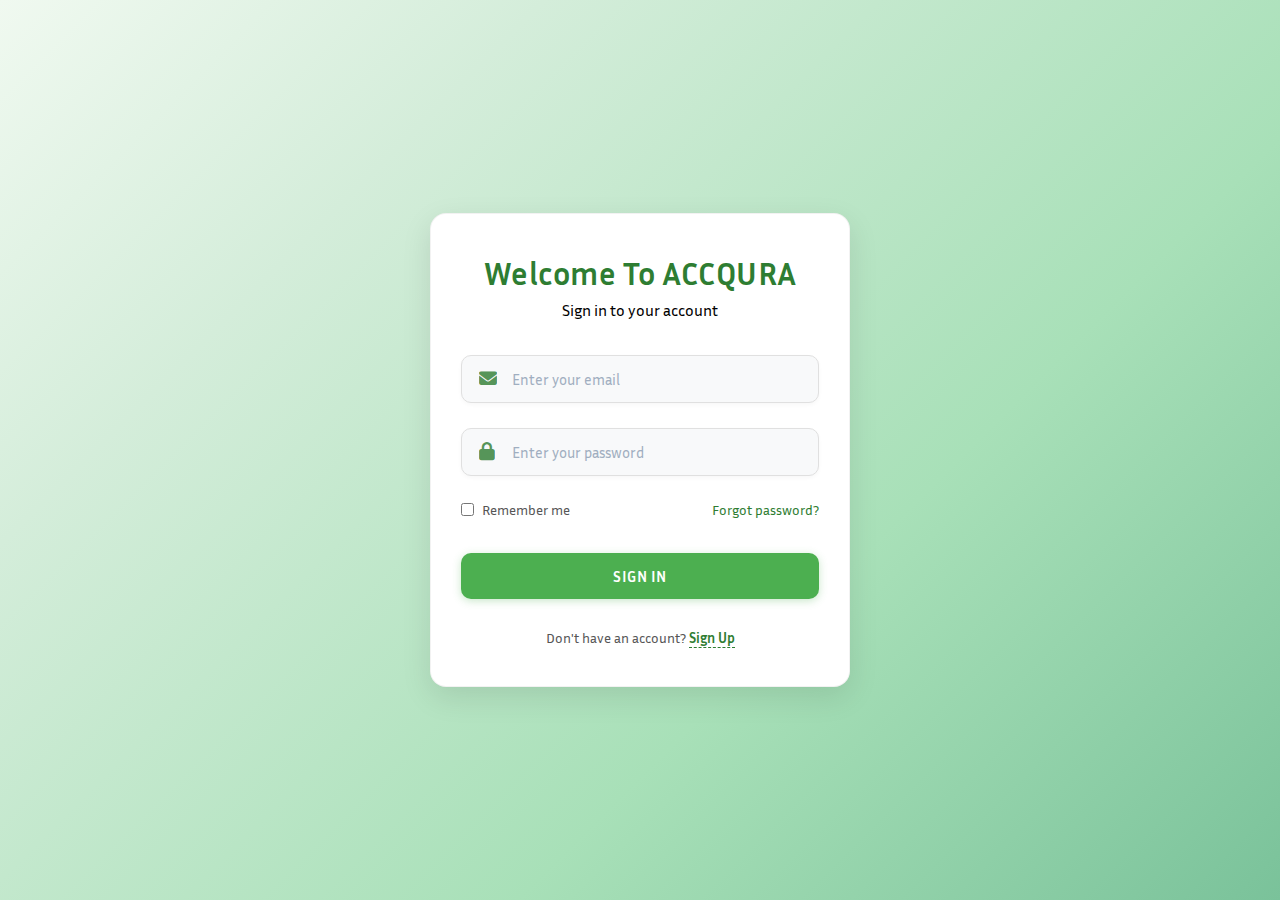
<file: currencyExchange/html/login.html>
<!DOCTYPE html>
<html lang="en">
<head>
    <meta charset="UTF-8">
    <meta name="viewport" content="width=device-width, initial-scale=1.0">
    <title>ACCQURA Login</title>
    <link rel="stylesheet" href="https://cdnjs.cloudflare.com/ajax/libs/font-awesome/6.4.0/css/all.min.css">
    <link href="https://fonts.googleapis.com/css2?family=Inria+Sans:wght@400;700&display=swap" rel="stylesheet">
    <style>
        * {
            margin: 0;
            padding: 0;
            box-sizing: border-box;
            font-family: 'Inria Sans', sans-serif;
        }
        
        body {
            background: linear-gradient(135deg, #f0f9f0 0%, #d4edda 25%, #a8e0b8 65%, #7ac29a 100%);
            display: flex;
            justify-content: center;
            align-items: center;
            min-height: 100vh;
            padding: 20px;
        }
        
        .login-container {
            background-color: white;
            border-radius: 16px;
            box-shadow: 0 10px 30px rgba(0, 0, 0, 0.1);
            width: 100%;
            max-width: 420px;
            padding: 40px 30px;
            transition: all 0.3s ease;
            border: 1px solid rgba(0, 0, 0, 0.05);
        }
        
        .login-container:hover {
            transform: translateY(-5px);
        }
        
        .logo {
            text-align: center;
            margin-bottom: 35px;
        }
        
        .logo h1 {
            color: #2e7d32;
            font-size: 32px;
            font-weight: 700;
            letter-spacing: 0.5px;
            margin-bottom: 8px;
        }
        
        .form-group {
            margin-bottom: 25px;
        }
        
        label {
            display: block;
            margin-bottom: 10px;
            color: #2d3748;
            font-weight: 700;
            font-size: 15px;
        }
        
        .input-container {
            position: relative;
        }
        
        .input-container i {
            position: absolute;
            left: 18px;
            top: 50%;
            transform: translateY(-50%);
            color: #2e7d32;
            font-size: 18px;
            z-index: 2;
            opacity: 0.8;
        }
        
        input[type="email"],
        input[type="password"] {
            width: 100%;
            padding: 14px 16px 14px 50px;
            background: #f8f9fa;
            border: 1px solid #e0e0e0;
            border-radius: 10px;
            font-size: 15px;
            color: #2d3748;
            transition: all 0.3s ease;
            box-shadow: 0 2px 4px rgba(0, 0, 0, 0.03);
        }
        
        input[type="email"]::placeholder,
        input[type="password"]::placeholder {
            color: #a0aec0;
        }
        
        input[type="email"]:focus,
        input[type="password"]:focus {
            outline: none;
            background: white;
            border-color: #4caf50;
            box-shadow: 0 0 0 2px rgba(76, 175, 80, 0.2);
        }
        
        .options {
            display: flex;
            justify-content: space-between;
            align-items: center;
            margin-bottom: 25px;
            font-size: 14px;
        }
        
        .remember-me {
            display: flex;
            align-items: center;
        }
        
        .remember-me input {
            margin-right: 8px;
            accent-color: #4caf50;
        }
        
        .remember-me label {
            font-weight: 400;
            color: #555;
            margin-bottom: 0;
            font-size: 14px;
        }
        
        .forgot-password {
            color: #2e7d32;
            text-decoration: none;
            transition: all 0.3s;
            font-weight: 500;
            font-size: 14px;
        }
        
        .forgot-password:hover {
            color: #1b5e20;
            text-decoration: underline;
        }
        
        .signin-btn {
            width: 100%;
            padding: 14px;
            background: #4caf50;
            color: white;
            border: none;
            border-radius: 10px;
            font-size: 15px;
            font-weight: 600;
            cursor: pointer;
            transition: all 0.3s;
            margin: 10px 0 20px;
            box-shadow: 0 2px 8px rgba(76, 175, 80, 0.3);
            text-transform: uppercase;
            letter-spacing: 0.5px;
        }
        
        .signin-btn:hover {
            background: #43a047;
            transform: translateY(-1px);
            box-shadow: 0 4px 12px rgba(76, 175, 80, 0.4);
        }
        
        .signup-link {
            text-align: center;
            color: #555;
            font-size: 14px;
            margin-top: 10px;
        }
        
        .signup-link a {
            color: #2e7d32;
            text-decoration: none;
            font-weight: 600;
            transition: all 0.3s;
            border-bottom: 1px dashed #2e7d32;
            padding-bottom: 1px;
        }
        
        .signup-link a:hover {
            color: #1b5e20;
            border-bottom-color: transparent;
        }
        
        /* Notification styles */
        .notification {
            position: fixed;
            top: 20px;
            left: 50%;
            transform: translateX(-50%);
            padding: 15px 25px;
            border-radius: 12px;
            box-shadow: 0 10px 25px rgba(0, 0, 0, 0.1);
            z-index: 1000;
            font-size: 14px;
            font-weight: 600;
            opacity: 0;
            transition: all 0.4s cubic-bezier(0.68, -0.55, 0.27, 1.55);
            backdrop-filter: blur(10px);
            -webkit-backdrop-filter: blur(10px);
            border: 1px solid rgba(255, 255, 255, 0.2);
        }
        
        .notification.show {
            opacity: 1;
            transform: translateX(-50%) translateY(10px);
        }
        
        .notification.success {
            background: rgba(16, 185, 129, 0.9);
            color: white;
        }
        
        .notification.error {
            background: rgba(239, 68, 68, 0.9);
            color: white;
        }
        
        @media (max-width: 480px) {
            .login-container {
                padding: 30px 25px;
            }
            
            .options {
                flex-direction: column;
                align-items: flex-start;
            }
            
            .forgot-password {
                margin-top: 10px;
            }
        }
    </style>
</head>
<body>

    <div class="login-container">
        <div class="logo">
            <h1>Welcome To ACCQURA</h1>
            <p>Sign in to your account</p>
        </div>
        <form id="login-form" action="../php/testLogin.php" method="POST">
            <div class="form-group">
               
                <div class="input-container">
                    <i class="fas fa-envelope"></i>
                    <input type="email" id="email" name="email" placeholder="Enter your email" required>
                </div>
            </div>
            
            <div class="form-group">
               
                <div class="input-container">
                    <i class="fas fa-lock"></i>
                    <input type="password" id="password" name="password" placeholder="Enter your password" required>
                </div>
            </div>
            
            <div class="options">
                <div class="remember-me">
                    <input type="checkbox" id="remember" name="remember">
                    <label for="remember">Remember me</label>
                </div>
                <a href="../php/forgot_password_request.php" class="forgot-password">Forgot password?</a>
            </div>
            
            <button type="submit" class="signin-btn" id="login-button">Sign In</button>
            
            <p class="signup-link">
                Don't have an account? <a href="registration.html">Sign Up</a>
            </p>
        </form>
    </div>

<script>
document.addEventListener('DOMContentLoaded', function() {
    const urlParams = new URLSearchParams(window.location.search);
    const error = urlParams.get('error');
    const message = urlParams.get('message');
    
    let notificationMessage = '';
    let notificationType = '';

    if (error === 'not_verified') {
        notificationMessage = 'Your account is not verified. Please check your email for verification instructions.';
        notificationType = 'error';
    } else if (error === 'incorrect_password') {
        notificationMessage = 'Incorrect password. Please try again.';
        notificationType = 'error';
    } else if (error === 'user_not_found') {
        notificationMessage = 'No account found with this email address.';
        notificationType = 'error';
    } else if (error === 'locked') {
        const seconds = parseInt(urlParams.get('remaining') || '60', 10);
        showLockCountdown(Number.isFinite(seconds) && seconds > 0 ? seconds : 60);
    } else if (message === 'registration_successful') {
        notificationMessage = 'Registration successful! You can now log in.';
        notificationType = 'success';
    } else if (message === 'reset_link_sent') {
        notificationMessage = 'If that email exists, a reset link has been sent.';
        notificationType = 'success';
    } else if (message === 'password_reset_success') {
        notificationMessage = 'Your password has been updated. Please log in.';
        notificationType = 'success';
    }
    
    if (notificationMessage) {
        showNotification(notificationMessage, notificationType);
    }
});

function showNotification(message, type) {
    // Create notification element
    const notification = document.createElement('div');
    notification.className = 'notification ' + type;
    notification.textContent = message;
    
    // Add to body
    document.body.appendChild(notification);
    
    // Animate in
    setTimeout(() => {
        notification.classList.add('show');
    }, 10);

    // Animate out and remove after a few seconds
    setTimeout(() => {
        notification.classList.remove('show');
        setTimeout(() => {
            document.body.removeChild(notification);
        }, 500);
    }, 5000); // 5 seconds
}

function showLockCountdown(seconds) {
    const form = document.getElementById('login-form');
    const btn = document.getElementById('login-button');
    // Disable inputs during lock
    if (form) {
        const controls = form.querySelectorAll('input, button');
        controls.forEach(el => el.disabled = true);
    }
    if (btn) btn.disabled = true;

    // Create a persistent notification with countdown text
    const bar = document.createElement('div');
    bar.className = 'notification error show';
    const update = (s) => {
        const plural = s === 1 ? '' : 's';
        bar.textContent = `Too many failed attempts. Please wait ${s} second${plural} before trying again.`;
    };
    update(seconds);
    document.body.appendChild(bar);

    let remaining = seconds;
    const timer = setInterval(() => {
        remaining -= 1;
        if (remaining <= 0) {
            clearInterval(timer);
            // Navigate to clean URL (remove error/remaining params) to clear stale lock state
            setTimeout(() => {
                try {
                    const url = new URL(window.location.href);
                    window.location.href = url.origin + url.pathname; // drop all params
                } catch (e) {
                    // Fallback: navigate to this page without query
                    window.location.href = window.location.pathname;
                }
            }, 300);
            return;
        }
        update(remaining);
    }, 1000);
}
</script>
</body>
</html>
</file>
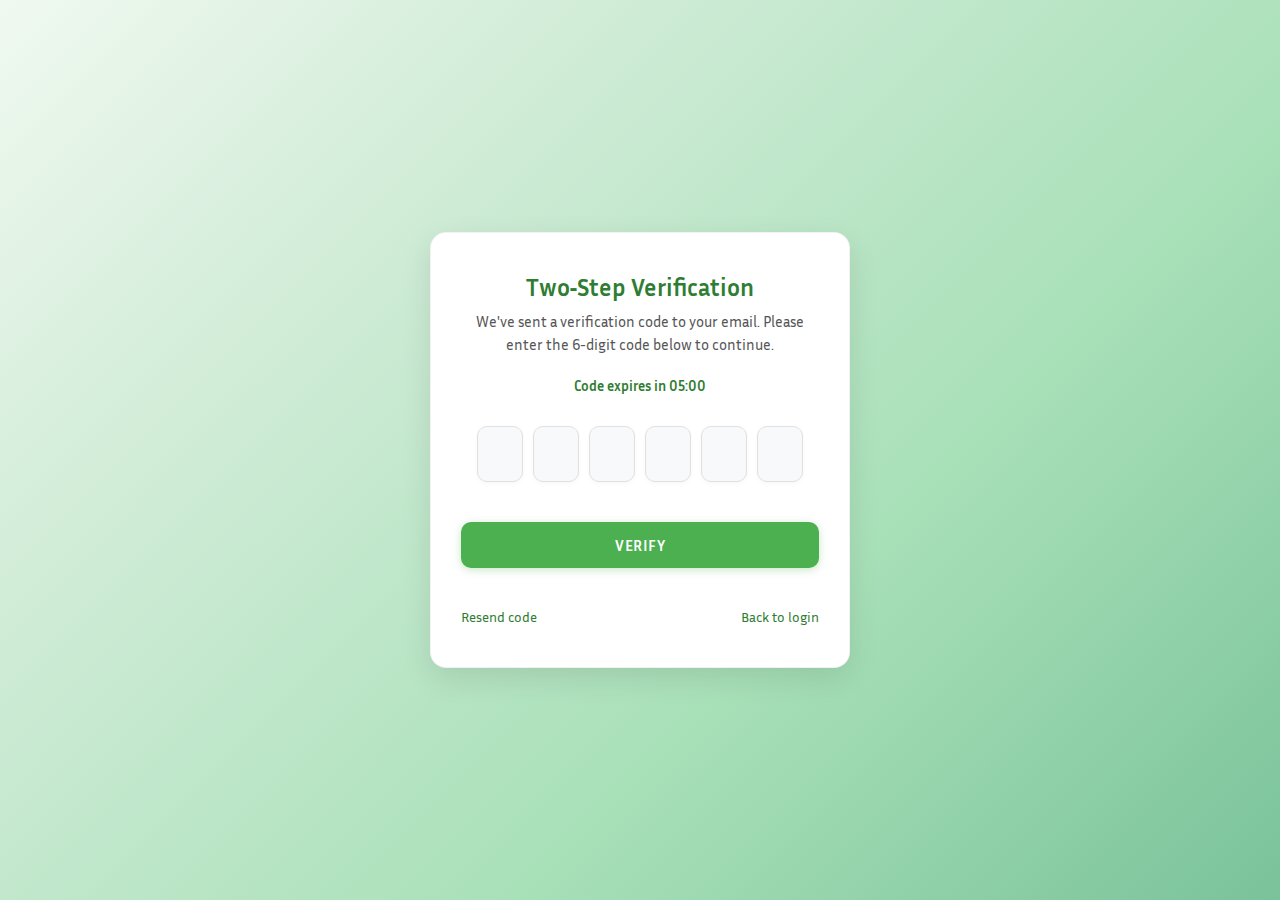
<file: currencyExchange/html/otp.html>
<!DOCTYPE html>
<html lang="en">
<head>
  <meta charset="UTF-8" />
  <meta name="viewport" content="width=device-width, initial-scale=1.0" />
  <title>Verify Login Code</title>
  <link rel="stylesheet" href="https://cdnjs.cloudflare.com/ajax/libs/font-awesome/6.4.0/css/all.min.css">
  <link href="https://fonts.googleapis.com/css2?family=Inria+Sans:wght@400;700&display=swap" rel="stylesheet">
  <style>
    * { 
      box-sizing: border-box; 
      font-family: 'Inria Sans', sans-serif; 
      margin: 0;
      padding: 0;
    }
    
    body { 
      background: linear-gradient(135deg, #f0f9f0 0%, #d4edda 25%, #a8e0b8 65%, #7ac29a 100%); 
      display: flex;
      align-items: center;
      justify-content: center;
      min-height: 100vh;
      padding: 20px;
      color: #2d3748;
    }
    
    .container { 
      background: #fff; 
      border-radius: 16px; 
      box-shadow: 0 10px 30px rgba(0,0,0,0.1); 
      width: 100%; 
      max-width: 420px; 
      padding: 40px 30px;
      border: 1px solid rgba(0, 0, 0, 0.05);
    }
    
    h1 { 
      font-size: 24px; 
      margin: 0 0 8px; 
      color: #2e7d32;
      text-align: center;
    }
    
    p { 
      margin: 0 0 20px; 
      color: #555;
      text-align: center;
      font-size: 15px;
      line-height: 1.5;
    }
    
    .code-inputs { 
      display: flex; 
      gap: 10px; 
      justify-content: center; 
      margin: 30px 0; 
    }
    
    .code-inputs input { 
      width: 46px; 
      height: 56px; 
      font-size: 20px; 
      text-align: center; 
      border: 1px solid #e0e0e0; 
      background: #f8f9fa;
      border-radius: 10px; 
      outline: none;
      transition: all 0.3s ease;
      box-shadow: 0 2px 4px rgba(0, 0, 0, 0.03);
    }
    
    .code-inputs input:focus { 
      border-color: #4caf50;
      box-shadow: 0 0 0 2px rgba(76, 175, 80, 0.2);
    }
    
    .btn { 
      width: 100%; 
      padding: 14px; 
      background: #4caf50; 
      color: #fff; 
      border: none; 
      border-radius: 10px; 
      font-size: 15px; 
      font-weight: 600; 
      cursor: pointer; 
      transition: all 0.3s ease;
      text-transform: uppercase;
      letter-spacing: 0.5px;
      margin: 10px 0 20px;
      box-shadow: 0 2px 8px rgba(76, 175, 80, 0.3);
    }
    
    .btn:hover { 
      background: #43a047;
      transform: translateY(-1px); 
      box-shadow: 0 4px 12px rgba(76, 175, 80, 0.4);
    }
    
    .footer { 
      display: flex; 
      justify-content: space-between; 
      align-items: center; 
      margin-top: 20px; 
      font-size: 14px;
    }
    
    .link { 
      color: #2e7d32;
      text-decoration: none;
      font-weight: 500;
      transition: all 0.3s;
      border-bottom: 1px dashed transparent;
      padding-bottom: 1px;
    }
    
    .link:hover { 
      color: #1b5e20;
      border-bottom-color: #2e7d32;
    }
    
    .notification { 
      position: fixed; 
      top: 20px; 
      left: 50%; 
      transform: translateX(-50%); 
      padding: 12px 24px; 
      border-radius: 8px; 
      background: rgba(239, 68, 68, 0.95); 
      color: #fff; 
      box-shadow: 0 10px 25px rgba(0,0,0,0.1); 
      font-weight: 500; 
      display: none;
      z-index: 1000;
      backdrop-filter: blur(5px);
      -webkit-backdrop-filter: blur(5px);
    }
    
    .notification.show { 
      display: block;
      animation: fadeIn 0.3s ease-out;
    }
    
    @keyframes fadeIn {
      from { opacity: 0; transform: translate(-50%, -10px); }
      to { opacity: 1; transform: translate(-50%, 0); }
    }
  </style>
</head>
<body>
  <div class="container">
    <h1>Two‑Step Verification</h1>
    <p>We've sent a verification code to your email. Please enter the 6-digit code below to continue.</p>
    <p id="timer" style="text-align:center;color:#2e7d32;font-weight:600;margin:15px 0 5px;font-size:14px;">Code expires in <span id="count" style="font-weight:700;">05:00</span></p>

    <form id="otp-form" method="POST" action="../php/verify_otp.php">
      <div class="code-inputs">
        <input type="text" inputmode="numeric" maxlength="1" pattern="[0-9]" required>
        <input type="text" inputmode="numeric" maxlength="1" pattern="[0-9]" required>
        <input type="text" inputmode="numeric" maxlength="1" pattern="[0-9]" required>
        <input type="text" inputmode="numeric" maxlength="1" pattern="[0-9]" required>
        <input type="text" inputmode="numeric" maxlength="1" pattern="[0-9]" required>
        <input type="text" inputmode="numeric" maxlength="1" pattern="[0-9]" required>
      </div>
      <input type="hidden" name="otp" id="otp-hidden" />
      <button type="submit" class="btn">Verify</button>
    </form>

    <div class="footer">
      <a class="link" href="../php/verify_otp.php?action=resend">Resend code</a>
      <a class="link" href="login.html">Back to login</a>
    </div>
  </div>

  <div id="note" class="notification"></div>

  <script>
    const inputs = Array.from(document.querySelectorAll('.code-inputs input'));
    const hidden = document.getElementById('otp-hidden');
    const note = document.getElementById('note');
    const countEl = document.getElementById('count');
    const form = document.getElementById('otp-form');
    const submitBtn = form.querySelector('button[type="submit"]');

    function show(msg) {
      note.textContent = msg; note.classList.add('show'); setTimeout(()=>note.classList.remove('show'), 4000);
    }

    inputs.forEach((inp, idx) => {
      inp.addEventListener('input', e => {
        e.target.value = e.target.value.replace(/[^0-9]/g, '').slice(0,1);
        if (e.target.value && idx < inputs.length - 1) inputs[idx+1].focus();
      });
      inp.addEventListener('keydown', e => {
        if (e.key === 'Backspace' && !inp.value && idx > 0) inputs[idx-1].focus();
      });
    });

    document.getElementById('otp-form').addEventListener('submit', e => {
      const code = inputs.map(i => i.value).join('');
      if (code.length !== 6) { e.preventDefault(); show('Enter all 6 digits.'); return; }
      hidden.value = code;
    });

    // Read message param
    try {
      const params = new URLSearchParams(window.location.search);
      const msg = params.get('m');
      if (msg) show(decodeURIComponent(msg));
    } catch (e) {}

    // 5-minute countdown timer
    let remaining = 300; // seconds
    function fmt(s){ const m = Math.floor(s/60); const r = s%60; return `${String(m).padStart(2,'0')}:${String(r).padStart(2,'0')}`; }
    countEl.textContent = fmt(remaining);
    const t = setInterval(() => {
      remaining -= 1;
      if (remaining <= 0) {
        clearInterval(t);
        countEl.textContent = '00:00';
        // disable all inputs and submit when expired
        inputs.forEach(i => i.disabled = true);
        submitBtn.disabled = true;
        show('Code expired. Click Resend.');
        return;
      }
      countEl.textContent = fmt(remaining);
    }, 1000);
  </script>
</body>
</html>
</file>
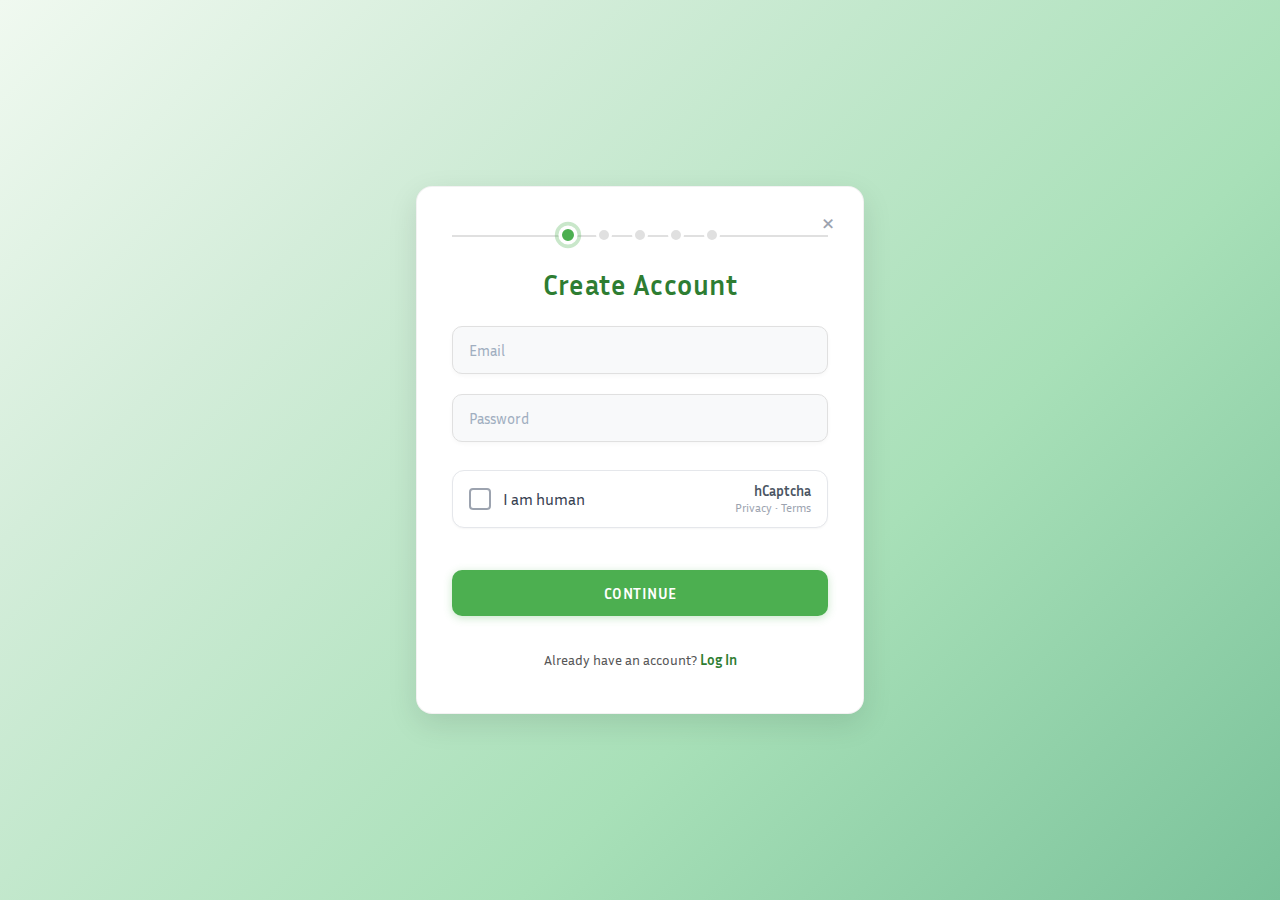
<file: currencyExchange/html/registration.html>
<!DOCTYPE html>
<html lang="en">
<head>
    <meta charset="UTF-8">
    <meta name="viewport" content="width=device-width, initial-scale=1.0">
    <title>User Registration</title>
    <link rel="stylesheet" href="https://cdnjs.cloudflare.com/ajax/libs/font-awesome/6.4.0/css/all.min.css">
    <style>
        @import url('https://fonts.googleapis.com/css2?family=Inria+Sans:wght@400;600;700&display=swap');
        
        * {
            box-sizing: border-box;
            margin: 0;
            padding: 0;
            font-family: 'Inria Sans', sans-serif;
        }

        body {
            background: linear-gradient(135deg, #f0f9f0 0%, #d4edda 25%, #a8e0b8 65%, #7ac29a 100%);
            display: flex;
            justify-content: center;
            align-items: center;
            min-height: 100vh;
            padding: 20px;
            color: #2d3748;
        }
        /* --- NEW CSS ADDITION --- */
        .registration-container {
            position: relative;
            max-width: 500px;
            background-color: #ffffff;
            padding: 40px 35px;
            border-radius: 16px;
            box-shadow: 0 10px 30px rgba(0, 0, 0, 0.1);
            width: 100%;
            border: 1px solid rgba(0, 0, 0, 0.05);
            margin: 20px 0;
        }
        .close-button {
            position: absolute;
            top: 20px;
            right: 20px;
            font-size: 24px;
            line-height: 1;
            text-decoration: none;
            color: #9ca3af;
            transition: all 0.3s ease;
            cursor: pointer;
            width: 30px;
            height: 30px;
            display: flex;
            align-items: center;
            justify-content: center;
            border-radius: 50%;
        }
        .close-button:hover {
            color: #2e7d32;
            background: rgba(46, 125, 50, 0.1);
        }
        /* --- END NEW CSS ADDITION --- */
        
        /* New class for error state */
        .input-error {
            border-color: #ef4444 !important; /* Red border for error state */
            box-shadow: 0 0 0 2px rgba(239, 68, 68, 0.5); /* Red shadow for error state */
        }
        
        /* CAPTCHA widget + modal styles */
        .captcha-widget { display: flex; align-items: center; justify-content: space-between; border: 1px solid #e5e7eb; border-radius: 0.75rem; padding: 0.75rem 1rem; background: #fff; box-shadow: 0 1px 2px rgba(0,0,0,0.04); margin: .5rem 0 1rem; cursor: pointer; }
        .captcha-left { display: flex; align-items: center; gap: 0.75rem; }
        .captcha-checkbox { width: 22px; height: 22px; border: 2px solid #9ca3af; border-radius: 0.25rem; display: inline-flex; align-items: center; justify-content: center; background: #fff; transition: all .15s; }
        .captcha-checkbox.checked { border-color: #22c55e; background: #22c55e; color: #fff; }
        .captcha-label { color: #374151; font-weight: 500; }
        .captcha-brand { display: flex; flex-direction: column; align-items: flex-end; gap: 2px; }
        .captcha-brand .brand-name { font-size: 0.85rem; color: #4b5563; font-weight: 600; }
        .captcha-brand .brand-links { font-size: 0.72rem; color: #9ca3af; }
        .captcha-widget.disabled { opacity: .7; pointer-events: none; }

        .captcha-modal-backdrop { position: fixed; inset: 0; background: rgba(0,0,0,0.45); display: none; align-items: center; justify-content: center; z-index: 1100; }
        .captcha-modal { position: relative; width: 480px; max-width: 92vw; background: #fff; border-radius: 0.9rem; padding: 1rem 1rem 0.85rem; box-shadow: 0 14px 36px rgba(0,0,0,0.25); }
        .captcha-modal-header { display:flex; align-items:center; justify-content: flex-start; margin-bottom: .5rem; }
        .captcha-modal .header-close {
            position:absolute; right:10px; top:10px;
            background:transparent; border:none; color:#111827;
            font-size:16px; cursor:pointer; line-height:1;
            padding:0; margin:0; width:auto !important; height:auto;
            display:inline-flex; align-items:center; justify-content:center;
        }
        .captcha-instruction { margin: 0.4rem 0 0.9rem; color: #374151; font-size: 1rem; font-weight: 700; }
        .captcha-content { display:grid; grid-template-columns: 1fr 120px; gap: 0.6rem; align-items: start; }
        .captcha-grid { display: grid; grid-template-columns: repeat(3, 1fr); gap: 0.6rem; }
        .captcha-tile { position: relative; border-radius: 0.75rem; overflow: hidden; cursor: pointer; border: 2px solid transparent; background:#f8fafc; box-shadow: 0 1px 2px rgba(0,0,0,0.06); }
        .captcha-tile img { width: 100%; height: 110px; object-fit: cover; display: block; }
        .captcha-tile.selected { border-color: #2563eb; box-shadow: 0 0 0 2px rgba(37,99,235,0.25) inset; }
        .captcha-actions { display:flex; align-items:center; justify-content: space-between; margin-top:.5rem; }
        .hint { grid-column: 1 / -1; color: #6b7280; font-size: 0.85rem; margin-top:.75rem; }
        .btn-gray { background:#6b7280; color:#fff; padding: .6rem 1rem; border-radius:.6rem; border:none; cursor:pointer; }
        .btn-primary-sm { background:#2563eb; color:#fff; padding:.7rem 1rem; border:none; border-radius:.6rem; cursor:pointer; box-shadow: 0 2px 0 rgba(0,0,0,0.12) inset; }
        .btn-sm { padding:.45rem .7rem !important; font-size:.875rem; }
        /* Override global button width for captcha modal buttons */
        .captcha-actions button { width: auto !important; display: inline-block; }
        .btn-gray:hover { filter: brightness(0.95); }
        .btn-primary-sm:hover { background:#1d4ed8; }
        @media (max-width: 640px) {
            .captcha-modal { padding: 1rem; }
            .captcha-content { grid-template-columns: 1fr; }
            .captcha-actions { flex-direction: row; }
        }
        
        /* ORIGINAL .container is renamed to .registration-container for clarity and positioning */
        .container {
            max-width: 28rem;
            width: 100%;
        }
        h2 {
            font-size: 28px;
            font-weight: 700;
            text-align: center;
            color: #2e7d32;
            margin-bottom: 25px;
            letter-spacing: 0.5px;
        }
        input, select {
            width: 100%;
            padding: 14px 16px;
            margin-bottom: 20px;
            background: #f8f9fa;
            border: 1px solid #e0e0e0;
            border-radius: 10px;
            font-size: 15px;
            color: #2d3748;
            transition: all 0.3s ease;
            box-shadow: 0 2px 4px rgba(0, 0, 0, 0.03);
            box-sizing: border-box;
        }
        
        input:focus, select:focus {
            outline: none;
            background: white;
            border-color: #4caf50;
            box-shadow: 0 0 0 2px rgba(76, 175, 80, 0.2);
        }
        
        input::placeholder {
            color: #a0aec0;
        }
        button {
            width: 100%;
            padding: 14px;
            background: #4caf50;
            color: white;
            border: none;
            border-radius: 10px;
            font-size: 15px;
            font-weight: 600;
            cursor: pointer;
            transition: all 0.3s ease;
            text-transform: uppercase;
            letter-spacing: 0.5px;
            margin: 10px 0 20px;
            box-shadow: 0 2px 8px rgba(76, 175, 80, 0.3);
        }
        
        button:not(:disabled):hover {
            background: #43a047;
            transform: translateY(-1px);
            box-shadow: 0 4px 12px rgba(76, 175, 80, 0.4);
        }
        
        button:disabled {
            background-color: #a5d6a7;
            cursor: not-allowed;
            opacity: 0.8;
        }
        .link {
            text-align: center;
            display: block;
            margin: 15px 0 5px;
            color: #555;
            font-size: 14px;
        }
        
        .link a {
            color: #2e7d32;
            text-decoration: none;
            font-weight: 600;
            transition: all 0.3s;
            border-bottom: 1px dashed transparent;
            padding-bottom: 1px;
        }
        
        .link a:hover {
            color: #1b5e20;
            border-bottom-color: #2e7d32;
        }
        label {
            display: block;
            margin-bottom: 0.5rem;
            font-weight: 500;
        }
        .step {
            display: none;
        }
        .step.active {
            display: block;
        }
        .step-indicator {
            display: flex;
            justify-content: center;
            margin-bottom: 25px;
            position: relative;
        }
        
        .step-indicator::before {
            content: '';
            position: absolute;
            top: 50%;
            left: 0;
            right: 0;
            height: 2px;
            background: #e0e0e0;
            z-index: 1;
        }
        
        .step-dot {
            width: 16px;
            height: 16px;
            border-radius: 50%;
            background-color: #e0e0e0;
            margin: 0 10px;
            position: relative;
            z-index: 2;
            border: 3px solid #fff;
            transition: all 0.3s ease;
        }
        
        .step-dot.active {
            background-color: #4caf50;
            transform: scale(1.2);
            box-shadow: 0 0 0 3px rgba(76, 175, 80, 0.3);
        }
        .error-message {
            color: #ef4444;
            font-size: 13px;
            margin: -10px 0 15px 5px;
            display: none;
            font-weight: 500;
        }
        
        .success-message {
            color: #43a047;
            font-size: 13px;
            margin: -10px 0 15px 5px;
            display: none;
            font-weight: 500;
        }
        
        .input-error {
            border-color: #ef4444 !important;
            box-shadow: 0 0 0 2px rgba(239, 68, 68, 0.2) !important;
        }
        .name-row {
            display: flex;
            gap: 15px;
            margin-bottom: 20px;
        }
        
        .name-row > div {
            flex: 1;
        }
        
        .name-row label {
            display: block;
            margin-bottom: 8px;
            color: #555;
            font-size: 14px;
            font-weight: 500;
        }
        .nrc-row {
            display: flex;
            gap: 0.5rem;
            margin-bottom: 1rem;
        }
        .nrc-row select, .nrc-row input {
            margin-bottom: 0;
        }
        .nrc-divider {
            display: flex;
            align-items: center;
            justify-content: center;
            padding: 0 0.5rem;
        }
        .password-requirements {
            font-size: 0.75rem;
            color: #6b7280;
            margin-top: 0.5rem;
            margin-bottom: 1rem;
            max-height: 0;
            overflow: hidden;
            transition: max-height 0.3s ease-out;
        }
        .password-requirements.show {
            max-height: 100px;
        }
        .requirement {
            display: flex;
            align-items: center;
            margin-bottom: 0.25rem;
            opacity: 0;
            transform: translateX(-10px);
            transition: opacity 0.3s ease, transform 0.3s ease;
        }
        .password-requirements.show .requirement {
            opacity: 1;
            transform: translateX(0);
        }
        .requirement.valid {
            color: #10b981;
        }
        .requirement.invalid {
            color: #ef4444;
        }
        .requirement-icon {
            margin-right: 0.5rem;
            font-size: 0.875rem;
            transition: transform 0.2s ease;
        }
        .requirement.valid .requirement-icon {
            transform: scale(1.2);
        }
        .loading-overlay {
            position: fixed;
            top: 0;
            left: 0;
            width: 100%;
            height: 100%;
            background-color: rgba(0, 0, 0, 0.5);
            display: flex;
            justify-content: center;
            align-items: center;
            z-index: 1000;
            display: none;
        }
        .loading-spinner {
            border: 4px solid #f3f4f6;
            border-left: 4px solid #3b82f6;
            border-radius: 50%;
            width: 40px;
            height: 40px;
            animation: spin 1s linear infinite;
        }
        @keyframes spin {
            0% { transform: rotate(0deg); }
            100% { transform: rotate(360deg); }
        }
        .timer {
            text-align: center;
            font-size: 0.875rem;
            color: #6b7280;
            margin-top: 0.5rem;
        }
        .timer.expiring {
            color: #ef4444;
            font-weight: bold;
        }

        /* Success Modal Styles */
        .modal-overlay {
            position: fixed;
            top: 0;
            left: 0;
            width: 100%;
            height: 100%;
            background-color: rgba(0, 0, 0, 0.5);
            display: flex;
            align-items: center;
            justify-content: center;
            z-index: 10000;
        }
        
        .success-modal {
            max-width: 500px;
            width: 90%;
            background-color: white;
            border-radius: 16px;
            padding: 25px;
            box-shadow: 0 10px 30px rgba(0, 0, 0, 0.2);
            animation: modalSlideIn 0.3s ease-out;
        }
        
        .error-modal {
            max-width: 450px;
            width: 90%;
            background-color: white;
            border-radius: 16px;
            padding: 25px;
            box-shadow: 0 10px 30px rgba(0, 0, 0, 0.2);
            animation: modalSlideIn 0.3s ease-out;
        }
        
        @keyframes modalSlideIn {
            from {
                opacity: 0;
                transform: translateY(-20px);
            }
            to {
                opacity: 1;
                transform: translateY(0);
            }
        }
        
        .success-content, .error-content {
            text-align: center;
            padding: 10px 0;
        }
        
        .success-icon {
            width: 80px;
            height: 80px;
            border-radius: 50%;
            background: linear-gradient(135deg, #28a745, #20c997);
            display: flex;
            align-items: center;
            justify-content: center;
            margin: 0 auto 20px;
            color: white;
            font-size: 2.5rem;
            animation: successPop 0.5s cubic-bezier(0.68, -0.55, 0.27, 1.55);
        }
        
        .error-icon {
            width: 80px;
            height: 80px;
            border-radius: 50%;
            background: linear-gradient(135deg, #dc3545, #e4606d);
            display: flex;
            align-items: center;
            justify-content: center;
            margin: 0 auto 20px;
            color: white;
            font-size: 2.5rem;
        }
        
        @keyframes successPop {
            0% { transform: scale(0); }
            70% { transform: scale(1.1); }
            100% { transform: scale(1); }
        }
        
        .success-details {
            background-color: #f8f9fa;
            border-radius: 10px;
            padding: 15px;
            margin: 15px 0;
            border: 1px solid #e9ecef;
            text-align: left;
        }
        
        .success-row {
            display: flex;
            justify-content: space-between;
            margin-bottom: 10px;
            padding-bottom: 10px;
            border-bottom: 1px solid #dee2e6;
        }
        
        .success-row:last-child {
            margin-bottom: 0;
            padding-bottom: 0;
            border-bottom: none;
        }
        
        .success-label {
            color: #495057;
            font-weight: 600;
            font-size: 0.9rem;
        }
        
        .success-value {
            color: #212529;
            font-weight: 500;
            text-align: right;
            max-width: 60%;
            word-break: break-word;
        }
        
        .success-footer {
            margin: 15px 0;
            color: #6c757d;
            font-size: 0.85rem;
        }
        
        .success-actions, .error-actions {
            margin-top: 20px;
        }
        
        .success-actions .btn, .error-actions .btn {
            width: 100%;
            justify-content: center;
            padding: 10px 20px;
            font-weight: 600;
        }
        
        .btn-success {
            background: linear-gradient(135deg, #28a745, #20c997);
            border: none;
            color: white;
        }
        
        .btn-danger {
            background: linear-gradient(135deg, #dc3545, #e4606d);
            border: none;
            color: white;
        }
        
        .btn-success:hover, .btn-danger:hover {
            opacity: 0.9;
            transform: translateY(-2px);
            box-shadow: 0 4px 12px rgba(0, 0, 0, 0.15);
        }

        /* File input styles for registration form (matching deposit form) */
.registration-container .file-input-container {
    position: relative;
    overflow: hidden;
    margin-bottom: 5px;
}

.registration-container .file-input {
    position: absolute;
    left: 0;
    top: 0;
    opacity: 0;
    width: 100%;
    height: 100%;
    cursor: pointer;
}

.registration-container .file-input-label {
    display: block;
    padding: 12px 15px;
    background: white;
    border: 2px dashed #e0e0e0;
    border-radius: 10px;
    text-align: center;
    cursor: pointer;
    color: #6b7280;
    transition: all 0.3s;
    font-size: 0.9rem;
}

.registration-container .file-input-label:hover {
    border-color: #4caf50;
    background-color: rgba(76, 175, 80, 0.05);
}

.registration-container .file-input-label i {
    margin-right: 8px;
}

.registration-container .file-name {
    margin-top: 8px;
    font-size: 0.85rem;
    color: #4caf50;
    font-weight: 600;
}

.registration-container .help-text {
    color: #6b7280;
    font-size: 0.85rem;
    margin-top: 5px;
}

.registration-container .form-group {
    margin-bottom: 20px;
}

.registration-container .form-group label {
    display: block;
    margin-bottom: 8px;
    color: #2d3748;
    font-weight: 600;
    font-size: 0.9rem;
}
    </style>
</head>
<body>

    <div class="loading-overlay" id="loadingOverlay">
        <div class="loading-spinner"></div>
    </div>

    <div class="container">
        <div class="registration-container">
            <a href="./../php/home.php" class="close-button" title="Go to Home">
                &times; 
            </a>
            <div class="step-indicator">
                <div class="step-dot active" id="step1-dot"></div>
                <div class="step-dot" id="step2-dot"></div>
                <div class="step-dot" id="step3-dot"></div>
                <div class="step-dot" id="step4-dot"></div>
                <div class="step-dot" id="step5-dot"></div>
            </div>
            
            <form id="signup-form" action="../php/registration.php" method="POST" enctype="multipart/form-data">
                <div class="step active" id="step1">
                    <h2>Create Account</h2>

                    <input type="email" name="email" 
                    id="email" placeholder="Email" required>
                    <div class="error-message" id="email-error"></div>
                    
                    <div class="input-group">
                        <input type="password" name="password" id="password" placeholder="Password" required>
                    </div>
                    <div class="error-message" id="password-error"></div>
                    
                    <div id="captcha-section">
                        <div class="captcha-widget" id="captcha-widget">
                            <div class="captcha-left">
                                <div class="captcha-checkbox" id="captcha-checkbox"><span style="font-size:14px; display:none;">✓</span></div>
                                <div class="captcha-label">I am human</div>
                            </div>
                            <div class="captcha-brand">
                                <div class="brand-name">hCaptcha</div>
                                <div class="brand-links">Privacy • Terms</div>
                            </div>
                        </div>
                        <div class="error-message" id="captcha-error"></div>

                        <div class="captcha-modal-backdrop" id="captcha-modal">
                            <div class="captcha-modal">
                                <button type="button" id="close-captcha" class="header-close" aria-label="Close">✕</button>
                                <div class="captcha-modal-header">
                                    
                                </div>
                                <p class="captcha-instruction" id="captcha-instruction">Loading challenge...</p>
                                <div class="captcha-grid" id="captcha-grid"></div>
                                <div class="captcha-actions">
                                    
                                    <div>
                                        <button type="button" id="refresh-captcha" class="btn-gray btn-sm">Refresh</button>
                                        <button type="button" id="verify-captcha" class="btn-primary-sm btn-sm" style="margin-left:.5rem;">Verify</button>
                                    </div>
                                </div>
                                <div class="error-message" id="captcha-modal-error" style="margin-top:.5rem"></div>
                            </div>
                        </div>
                    </div>

                    <div class="password-requirements" id="passwordRequirements">
                        <div class="requirement" id="req-length">
                            <span class="requirement-icon">●</span>
                           
                            At least 8 characters
                        </div>
                        <div class="requirement" id="req-uppercase">
                            <span class="requirement-icon">●</span>
                            One uppercase letter (A-Z)
     
                            </div>
                        <div class="requirement" id="req-lowercase">
                            <span class="requirement-icon">●</span>
                            One lowercase letter (a-z)
           
                          </div>
                        <div class="requirement" id="req-number">
                            <span class="requirement-icon">●</span>
                            One number (0-9)
                  
                           </div>
                    </div>
                    
                    <button type="button" class="signup-button" id="next-step1">Continue</button>
                    <p class="link">Already have an account?
                    <a href="login.html">Log In</a></p>
                </div>
                
                <div class="step" id="step2">
                    <h2>Verify Email</h2>
                    <p style="text-align: center; margin-bottom: 1rem;">We've sent a 6-digit verification code to your email. Enter it below.</p>
                    <input type="text" id="otp_input" placeholder="Enter 6-digit code" maxlength="6" style="text-align:center; letter-spacing: 2px; font-weight:600;" />
                    <div class="error-message" id="verify-error"></div>
                    <button type="button" class="signup-button" id="submit-otp">Verify Code</button>
                    <button type="button" class="signup-button" id="back-step2" style="background-color: #6b7280; margin-top: 0.5rem;">Back</button>
                </div>
                
                <div class="step" id="step3">
       
                    <h2>Personal Information</h2>
                    
                    <div class="name-row">
                        <input type="text" name="first_name" id="first_name" placeholder="First Name" required>
                        <input type="text" name="last_name" id="last_name" placeholder="Last Name" required>
     
                    </div>
                    
                    <select name="country" id="country" required>
                        <option value="" disabled selected>Select Country</option>
                        <option value="MM">Myanmar</option>
         
                        <option value="US">United States</option>
                        <option value="UK">United Kingdom</option>
                        <option value="CA">Canada</option>
                        <option value="AU">Australia</option>
                    </select>
       
                  
                    <input type="tel" name="phone_number" id="phone_number" placeholder="Phone Number" required>
                    <div class="error-message" id="phone-error"></div>
                    
                    <button type="button" class="signup-button" id="next-step3">Continue</button>
                
                    <button type="button" class="signup-button" id="back-step3" style="background-color: #6b7280; 
                    margin-top: 0.5rem;">Back</button>
                </div>
                
<div class="step" id="step4">
    <h2>NRC Information</h2>
    
    <label>NRC Number</label>
    <div class="nrc-row">
        <select name="nrc_state" id="nrc_state" required>
            <option value="" disabled selected>State</option>
            <option value="1">1</option>
            <option value="2">2</option>
            <option value="3">3</option>
            <option value="4">4</option>
            <option value="5">5</option>
            <option value="6">6</option>
            <option value="7">7</option>
            <option value="8">8</option>
            <option value="9">9</option>
            <option value="10">10</option>
            <option value="11">11</option>
            <option value="12">12</option>
            <option value="13">13</option>
            <option value="14">14</option>
        </select>
        <div class="nrc-divider">/</div>
        <select name="nrc_township" id="nrc_township" required>
            <option value="" disabled selected>Township</option>
            <option value="DaLaNa">DaLaNa</option>
            <option value="ThaKaTa">ThaKaTa</option>
            <option value="BaHaMa">BaHaMa</option>
            <option value="PaSaNa">PaSaNa</option>
            <option value="MaWaTa">MaWaTa</option>
            <option value="YaMaNa">YaMaNa</option>
            <option value="PaTaNa">PaTaNa</option>
            <option value="AhLaNa">AhLaNa</option>
        </select>
        <div class="nrc-divider">(</div>
        <select name="nrc_type" id="nrc_type" required>
            <option value="" disabled selected>Type</option>
            <option value="N">N</option>
            <option value="V">V</option>
            <option value="P">P</option>
            <option value="A">A</option>
            <option value="F">F</option>
        </select>
        <div class="nrc-divider">)</div>
        <input type="text" name="nrc_number" id="nrc_number" placeholder="Number" maxlength="6" required>
    </div>
    <div class="error-message" id="nrc-error"></div>
    
    <div class="form-group">
        <label>NRC Front Photo</label>
        <div class="file-input-container">
            <input type="file" name="nrc_front_photo" id="nrc_front_photo" 
                   accept="image/*" required class="file-input">
            <label for="nrc_front_photo" class="file-input-label">
                <i class="fas fa-cloud-upload-alt"></i>
                <span>Click to upload NRC Front Photo</span>
            </label>
        </div>
        <div id="nrc_front_file_name" class="file-name"></div>
        <p class="help-text" style="color: #6b7280; font-size: 0.85rem; margin-top: 5px;">
            Upload a clear photo of the front side of your NRC (max 5MB)
        </p>
    </div>
    
    <div class="form-group">
        <label>NRC Back Photo</label>
        <div class="file-input-container">
            <input type="file" name="nrc_back_photo" id="nrc_back_photo" 
                   accept="image/*" required class="file-input">
            <label for="nrc_back_photo" class="file-input-label">
                <i class="fas fa-cloud-upload-alt"></i>
                <span>Click to upload NRC Back Photo</span>
            </label>
        </div>
        <div id="nrc_back_file_name" class="file-name"></div>
        <p class="help-text" style="color: #6b7280; font-size: 0.85rem; margin-top: 5px;">
            Upload a clear photo of the back side of your NRC (max 5MB)
        </p>
    </div>

    <button type="button" class="signup-button" id="next-step4">Continue</button>
    <button type="button" class="signup-button" id="back-step4" style="background-color: #6b7280; 
    margin-top: 0.5rem;">Back</button>
</div>

                <div class="step" id="step5">
                    <h2>Set Security PIN</h2>
                    <p style="color:#6b7280; font-size:.9rem; margin-top:0; margin-bottom:.5rem;">Create a 4-digit PIN. You will need this PIN to approve withdrawals.</p>
                    <div class="name-row" style="margin-bottom: 1rem;">
                        <div>
                            <label for="pin">PIN (4 digits)</label>
                            <input type="password" name="pin" id="pin" inputmode="numeric" pattern="\d{4}" maxlength="4" minlength="4" placeholder="••••" required>
                        </div>
                        <div>
                            <label for="pin_confirm">Confirm PIN</label>
                            <input type="password" name="pin_confirm" id="pin_confirm" inputmode="numeric" pattern="\d{4}" maxlength="4" minlength="4" placeholder="••••" required>
                        </div>
                    </div>
                    <button type="submit" class="signup-button">Sign Up</button>
                    <button type="button" class="signup-button" id="back-step5" style="background-color: #6b7280; margin-top: 0.5rem;">Back</button>
                </div>
            </form>
        </div>
    </div>

   <script>
    // DOM Elements
    const step1 = document.getElementById('step1');
    const step2 = document.getElementById('step2');
    const step3 = document.getElementById('step3');
    const step4 = document.getElementById('step4');
    const step5 = document.getElementById('step5');
    const step1Dot = document.getElementById('step1-dot');
    const step2Dot = document.getElementById('step2-dot');
    const step3Dot = document.getElementById('step3-dot');
    const step4Dot = document.getElementById('step4-dot');
    const step5Dot = document.getElementById('step5-dot');

    const nextStep1Btn = document.getElementById('next-step1');
    const checkVerifiedBtn = document.getElementById('check-verified');
    const nextStep3Btn = document.getElementById('next-step3');
    const backStep2Btn = document.getElementById('back-step2');
    const backStep3Btn = document.getElementById('back-step3');
    const backStep4Btn = document.getElementById('back-step4');
    const nextStep4Btn = document.getElementById('next-step4');
    const backStep5Btn = document.getElementById('back-step5');
    const loadingOverlay = document.getElementById('loadingOverlay');

    const emailInput = document.getElementById('email');
    const passwordInput = document.getElementById('password');
    const countrySelect = document.getElementById('country');
    const phoneInput = document.getElementById('phone_number');
    const emailError = document.getElementById('email-error');
    const passwordError = document.getElementById('password-error');
    const phoneError = document.getElementById('phone-error');
    const nrcError = document.getElementById('nrc-error');
    const verifyError = document.getElementById('verify-error');
    const otpInput = document.getElementById('otp_input');
    const submitOtpBtn = document.getElementById('submit-otp');

    // CAPTCHA elements
    const captchaWidget = document.getElementById('captcha-widget');
    const captchaCheckbox = document.getElementById('captcha-checkbox');
    const captchaInstruction = document.getElementById('captcha-instruction');
    const captchaGrid = document.getElementById('captcha-grid');
    const captchaError = document.getElementById('captcha-error');
    const captchaModal = document.getElementById('captcha-modal');
    const captchaModalError = document.getElementById('captcha-modal-error');
    const refreshCaptchaBtn = document.getElementById('refresh-captcha');
    const closeCaptchaBtn = document.getElementById('close-captcha');
    const verifyCaptchaBtn = document.getElementById('verify-captcha');

    // Password requirement elements
    const reqLength = document.getElementById('req-length');
    const reqUppercase = document.getElementById('req-uppercase');
    const reqLowercase = document.getElementById('req-lowercase');
    const reqNumber = document.getElementById('req-number');
    const passwordRequirements = document.getElementById('passwordRequirements');

    const countryCodes = { 'MM': '+95', 'US': '+1', 'UK': '+44', 'CA': '+1', 'AU': '+61' };

    // State
    let email = '';
    let password = '';
    let captchaTarget = '';
    let captchaSelected = new Set(); // indices user selected
    let captchaCount = 9;
    let captchaSolved = false;

    // Debounce function to prevent rapid API calls
    function debounce(func, wait) {
        let timeout;
        return function executedFunction(...args) {
            const later = () => {
                clearTimeout(timeout);
                func(...args);
            };
            clearTimeout(timeout);
            timeout = setTimeout(later, wait);
        };
    }

    // Helpers
    function showErrorStyle(inputElement, errorMessageElement, message) {
        if (inputElement) inputElement.classList.add('input-error');
        if (errorMessageElement) {
            errorMessageElement.textContent = message;
            errorMessageElement.style.display = 'block';
        }
    }
    function clearErrorStyle(inputElement, errorMessageElement) {
        if (inputElement) inputElement.classList.remove('input-error');
        if (errorMessageElement) errorMessageElement.style.display = 'none';
    }
    function showLoading() { 
        loadingOverlay.style.display = 'flex';
        document.body.style.overflow = 'hidden'; // Prevent scrolling
    }
    function hideLoading() { 
        loadingOverlay.style.display = 'none';
        document.body.style.overflow = 'auto'; // Restore scrolling
    }

    // Show error dialog
    function showErrorDialog(title, message) {
        // Create error modal if it doesn't exist
        let errorModal = document.getElementById('error-modal');
        if (!errorModal) {
            errorModal = document.createElement('div');
            errorModal.id = 'error-modal';
            errorModal.className = 'modal-overlay';
            errorModal.innerHTML = `
                <div class="modal error-modal">
                    <div class="modal-body">
                        <div class="error-content">
                            <div class="error-icon">
                                <i class="fas fa-times-circle"></i>
                            </div>
                            <h4 style="color: #dc3545; margin-bottom: 5px;">${title || 'Registration Error'}</h4>
                            <p style="color: #6c757d; font-size: 0.9rem; margin-bottom: 20px;" id="error-message"></p>
                            <div class="error-actions">
                                <button type="button" class="btn btn-danger" onclick="closeErrorModal()">
                                    <i class="fas fa-times me-2"></i>Close
                                </button>
                            </div>
                        </div>
                    </div>
                </div>
            `;
            document.body.appendChild(errorModal);
        }
        
        document.getElementById('error-message').textContent = message;
        errorModal.style.display = 'flex';
    }

    function closeErrorModal() {
        document.getElementById('error-modal').style.display = 'none';
    }

    // Show success dialog
    function showSuccessDialog(userData) {
        // Create success modal if it doesn't exist
        let successModal = document.getElementById('success-modal');
        if (!successModal) {
            successModal = document.createElement('div');
            successModal.id = 'success-modal';
            successModal.className = 'modal-overlay';
            successModal.innerHTML = `
                <div class="modal success-modal">
                    <div class="modal-body">
                        <div class="success-content">
                            <div class="success-icon">
                                <i class="fas fa-check-circle"></i>
                            </div>
                            <h4 style="color: #28a745; margin-bottom: 5px;">Account Created Successfully!</h4>
                            <p style="color: #6c757d; font-size: 0.9rem; margin-bottom: 20px;">
                                Your account has been created successfully. Here are your details:
                            </p>
                            
                            <div class="success-details">
                                <div class="success-row">
                                    <span class="success-label">Full Name:</span>
                                    <span class="success-value" id="success-name"></span>
                                </div>
                                <div class="success-row">
                                    <span class="success-label">Email:</span>
                                    <span class="success-value" id="success-email"></span>
                                </div>
                                <div class="success-row">
                                    <span class="success-label">Phone:</span>
                                    <span class="success-value" id="success-phone"></span>
                                </div>
                                <div class="success-row">
                                    <span class="success-label">NRC Number:</span>
                                    <span class="success-value" id="success-nrc"></span>
                                </div>
                                <div class="success-row">
                                    <span class="success-label">Account Status:</span>
                                    <span class="success-value" id="success-status">Active</span>
                                </div>
                                <div class="success-row">
                                    <span class="success-label">Wallets Created:</span>
                                    <span class="success-value">MMK, USD, JPY, THB</span>
                                </div>
                            </div>
                            
                            <div class="success-footer">
                                <small class="text-muted">Redirecting to login in <span id="countdown">5</span> seconds...</small>
                            </div>
                            
                            <div class="success-actions">
                                <button type="button" class="btn btn-success" onclick="redirectToLogin()">
                                    <i class="fas fa-sign-in-alt me-2"></i>Go to Login Now
                                </button>
                            </div>
                        </div>
                    </div>
                </div>
            `;
            document.body.appendChild(successModal);
        }
        
        // Populate user data
        document.getElementById('success-name').textContent = userData.name || userData.username || 'User';
        document.getElementById('success-email').textContent = userData.email || 'Registered successfully';
        document.getElementById('success-phone').textContent = userData.phone || 'N/A';
        document.getElementById('success-nrc').textContent = userData.nrc_number || 'N/A';
        
        successModal.style.display = 'flex';
        
        // Start countdown
        let seconds = userData.redirect_delay || 5;
        const countdownElement = document.getElementById('countdown');
        
        const countdownInterval = setInterval(() => {
            seconds--;
            countdownElement.textContent = seconds;
            
            if (seconds <= 0) {
                clearInterval(countdownInterval);
                redirectToLogin();
            }
        }, 1000);
    }

    function redirectToLogin() {
        window.location.href = 'login.html';
    }

    function closeSuccessModal() {
        document.getElementById('success-modal').style.display = 'none';
    }

    // Check NRC and phone number availability WITHOUT loading overlay
    function checkNrcPhoneAvailability() {
        const nrcState = document.getElementById('nrc_state').value;
        const nrcTownship = document.getElementById('nrc_township').value;
        const nrcType = document.getElementById('nrc_type').value;
        const nrcNumber = document.getElementById('nrc_number').value;
        const fullNrc = `${nrcState}/${nrcTownship}(${nrcType})${nrcNumber}`;
        const phone_number = document.getElementById('phone_number').value.trim();
        
        // Only check if all NRC fields are filled
        if (!nrcState || !nrcTownship || !nrcType || !nrcNumber || !phone_number) {
            // Enable button if fields are incomplete (let user fill them first)
            const nextStep4Btn = document.getElementById('next-step4');
            if (nextStep4Btn) {
                nextStep4Btn.disabled = false;
            }
            return; // Don't check if fields are incomplete
        }
        
        const formData = new FormData();
        formData.append('action', 'check_nrc_phone');
        formData.append('nrc_number', fullNrc);
        formData.append('phone_number', phone_number);
        
        fetch('../php/registration.php', {
            method: 'POST',
            body: formData
        })
        .then(response => response.json())
        .then(data => {
            if (!data.success) {
                showErrorDialog('Duplicate Information', data.message);
                // Disable submit button if we're on step 4
                const nextStep4Btn = document.getElementById('next-step4');
                if (nextStep4Btn) {
                    nextStep4Btn.disabled = true;
                }
            } else {
                // Enable submit button
                const nextStep4Btn = document.getElementById('next-step4');
                if (nextStep4Btn) {
                    nextStep4Btn.disabled = false;
                }
            }
        })
        .catch(error => {
            console.error('Error checking NRC/phone:', error);
            // Don't show error dialog for network errors during live validation
            // Enable button on error to not block user
            const nextStep4Btn = document.getElementById('next-step4');
            if (nextStep4Btn) {
                nextStep4Btn.disabled = false;
            }
        });
    }

    // Debounced version for NRC field changes
    const debouncedCheckNrcPhone = debounce(checkNrcPhoneAvailability, 500);

    // Password validation
    passwordInput.addEventListener('input', function() {
        const pwd = this.value;
        if (pwd.length > 0) passwordRequirements.classList.add('show'); else passwordRequirements.classList.remove('show');
        validatePasswordRequirements(pwd);
    });

    // Helper: check server and advance to Step 3 if verified
    async function attemptAdvanceToStep3() {
        try {
            const form = new FormData();
            form.append('action', 'check_verification_status');
            const res = await fetch('../php/registration.php', { method: 'POST', body: form });
            const data = await res.json();
            if (data.success && data.verified) {
                step1.classList.remove('active');
                step2.classList.remove('active');
                step3.classList.add('active');
                step1Dot.classList.remove('active');
                step2Dot.classList.remove('active');
                step3Dot.classList.add('active');
                return true;
            }
        } catch (e) {
            console.error('Error checking verification status:', e);
        }
        return false;
    }

    // If Step 2 is visible, poll briefly to catch verification without user action
    let verifyPoll;
    function startVerifyPolling() {
        if (verifyPoll) clearInterval(verifyPoll);
        let attempts = 0;
        verifyPoll = setInterval(async () => {
            attempts++;
            const advanced = await attemptAdvanceToStep3();
            if (advanced || attempts > 15) {
                clearInterval(verifyPoll);
            }
        }, 2000);
    }

    // Start polling whenever we show Step 2
    const observer = new MutationObserver(() => {
        if (step2.classList.contains('active')) startVerifyPolling();
    });
    observer.observe(document.body, { attributes: true, subtree: true, attributeFilter: ['class'] });

    // Submit OTP handler
    if (submitOtpBtn) {
        submitOtpBtn.addEventListener('click', async () => {
            const code = (otpInput?.value || '').trim();
            if (code.length !== 6) {
                showErrorStyle(null, verifyError, 'Please enter the 6-digit code.');
                return;
            }
            showLoading();
            try {
                const form = new FormData();
                form.append('action', 'verify_otp');
                form.append('otp', code);
                const res = await fetch('../php/registration.php', { method: 'POST', body: form });
                const data = await res.json();
                if (data.success) {
                    clearErrorStyle(null, verifyError);
                    step1.classList.remove('active');
                    step2.classList.remove('active');
                    step3.classList.add('active');
                    step1Dot.classList.remove('active');
                    step2Dot.classList.remove('active');
                    step3Dot.classList.add('active');
                } else {
                    showErrorDialog('Invalid OTP', data.message || 'Invalid verification code.');
                }
            } catch (e) {
                console.error('Error verifying OTP:', e);
                showErrorDialog('Network Error', 'Could not verify code. Please try again.');
            } finally {
                hideLoading();
            }
        });
    }

    // Listen to localStorage change from verification tab (works across tabs of same origin)
    window.addEventListener('storage', async (e) => {
        try {
            if (e && e.key === 'emailVerified') {
                step1.classList.remove('active');
                step2.classList.remove('active');
                step3.classList.add('active');
                step1Dot.classList.remove('active');
                step2Dot.classList.remove('active');
                step3Dot.classList.add('active');
                try {
                    const form = new FormData();
                    form.append('action', 'check_verification_status');
                    await fetch('../php/registration.php', { method: 'POST', body: form });
                } catch (err) {
                    console.error('Error updating verification status:', err);
                }
            }
        } catch (_) {}
    });

    // Listen for verification message from the email verification tab
    window.addEventListener('message', async (event) => {
        try {
            const data = event.data || {};
            if (data.type === 'emailVerified') {
                // Move directly to Step 3
                step1.classList.remove('active');
                step2.classList.remove('active');
                step3.classList.add('active');
                step1Dot.classList.remove('active');
                step2Dot.classList.remove('active');
                step3Dot.classList.add('active');

                // Ensure server session is marked verified
                try {
                    const form = new FormData();
                    form.append('action', 'check_verification_status');
                    await fetch('../php/registration.php', { method: 'POST', body: form });
                } catch (e) {
                    console.error('Error updating verification status:', e);
                }
            }
        } catch (e) {
            console.error('Error processing message:', e);
        }
    });

    // Navigation: Step 4 -> Step 5 (PIN) and back
    if (nextStep4Btn) {
        nextStep4Btn.addEventListener('click', () => {
            // Check NRC and phone before proceeding
            const nrcState = document.getElementById('nrc_state').value;
            const nrcTownship = document.getElementById('nrc_township').value;
            const nrcType = document.getElementById('nrc_type').value;
            const nrcNumber = document.getElementById('nrc_number').value;
            
            if (!nrcState || !nrcTownship || !nrcType || !nrcNumber) {
                showErrorDialog('Incomplete Information', 'Please complete all NRC fields');
                return;
            }
            
            // Check file uploads
            const nrcFrontPhoto = document.getElementById('nrc_front_photo');
            const nrcBackPhoto = document.getElementById('nrc_back_photo');
            
            if (!nrcFrontPhoto.files.length || !nrcBackPhoto.files.length) {
                showErrorDialog('Missing Documents', 'Please upload both NRC front and back photos');
                return;
            }
            
            // Perform final check before proceeding
            showLoading();
            const fullNrc = `${nrcState}/${nrcTownship}(${nrcType})${nrcNumber}`;
            const phone_number = document.getElementById('phone_number').value.trim();
            
            const formData = new FormData();
            formData.append('action', 'check_nrc_phone');
            formData.append('nrc_number', fullNrc);
            formData.append('phone_number', phone_number);
            
            fetch('../php/registration.php', {
                method: 'POST',
                body: formData
            })
            .then(response => response.json())
            .then(data => {
                hideLoading();
                if (!data.success) {
                    showErrorDialog('Duplicate Information', data.message);
                    return;
                }
                
                // All checks passed, proceed to Step 5
                step4.classList.remove('active');
                step5.classList.add('active');
                step4Dot.classList.remove('active');
                step5Dot.classList.add('active');
                const pinField = document.getElementById('pin');
                if (pinField) setTimeout(() => pinField.focus(), 50);
            })
            .catch(error => {
                hideLoading();
                console.error('Error checking NRC/phone:', error);
                showErrorDialog('Network Error', 'Unable to verify NRC and phone. Please try again.');
            });
        });
    }
    
    if (backStep5Btn) {
        backStep5Btn.addEventListener('click', () => {
            step5.classList.remove('active');
            step4.classList.add('active');
            step5Dot.classList.remove('active');
            step4Dot.classList.add('active');
        });
    }
    
    function validatePasswordRequirements(pwd) {
        const hasMinLength = pwd.length >= 8;
        const hasUppercase = /[A-Z]/.test(pwd);
        const hasLowercase = /[a-z]/.test(pwd);
        const hasNumber = /[0-9]/.test(pwd);
        updateRequirement(reqLength, hasMinLength);
        updateRequirement(reqUppercase, hasUppercase);
        updateRequirement(reqLowercase, hasLowercase);
        updateRequirement(reqNumber, hasNumber);
        return hasMinLength && hasUppercase && hasLowercase && hasNumber;
    }
    
    function updateRequirement(element, isValid) {
        if (isValid) {
            element.classList.add('valid');
            element.classList.remove('invalid');
            element.querySelector('.requirement-icon').textContent = '✓';
        } else {
            element.classList.add('invalid');
            element.classList.remove('valid');
            element.querySelector('.requirement-icon').textContent = '●';
        }
    }

    // CAPTCHA
    async function loadCaptcha() {
        captchaGrid.innerHTML = '';
        captchaSelected.clear();
        captchaInstruction.textContent = 'Loading challenge...';
        clearErrorStyle(null, captchaError);
        clearErrorStyle(null, captchaModalError);
        try {
            const form = new FormData();
            form.append('action', 'init_captcha');
            const res = await fetch('../php/registration.php', { method: 'POST', body: form });
            const data = await res.json();
            if (!data.success) {
                showErrorDialog('CAPTCHA Error', 'Failed to load CAPTCHA challenge. Please try again.');
                return;
            }
            captchaTarget = data.target;
            captchaInstruction.textContent = `Select all images with ${captchaTarget}`;
            const images = data.images || [];
            captchaCount = images.length;
            images.forEach((img, idx) => {
                const tile = document.createElement('div');
                tile.className = 'captcha-tile';
                tile.dataset.index = idx;
                tile.innerHTML = `<img src="${img.url}" alt="captcha">`;
                tile.addEventListener('click', () => {
                    const i = parseInt(tile.dataset.index);
                    if (captchaSelected.has(i)) { captchaSelected.delete(i); tile.classList.remove('selected'); }
                    else { captchaSelected.add(i); tile.classList.add('selected'); }
                });
                captchaGrid.appendChild(tile);
            });
        } catch (e) {
            console.error('Error loading CAPTCHA:', e);
            showErrorDialog('Network Error', 'Unable to load CAPTCHA. Please try refresh.');
        }
    }
    
    refreshCaptchaBtn.addEventListener('click', loadCaptcha);
    closeCaptchaBtn.addEventListener('click', () => { captchaModal.style.display = 'none'; });
    captchaWidget.addEventListener('click', () => { captchaModal.style.display = 'flex'; loadCaptcha(); });
    verifyCaptchaBtn.addEventListener('click', () => {
        if (captchaSelected.size === 0) {
            showErrorDialog('CAPTCHA Required', 'Please select images first');
            return;
        }
        // Mark as solved visually
        captchaSolved = true;
        captchaModal.style.display = 'none';
        captchaCheckbox.classList.add('checked');
        captchaCheckbox.querySelector('span').style.display = 'inline';
    });

    // Email field error clear
    emailInput.addEventListener('input', function() { clearErrorStyle(emailInput, emailError); });

    // Step 1: start registration
    nextStep1Btn.addEventListener('click', async function() {
        email = emailInput.value.trim();
        password = passwordInput.value;
        let isValid = true;
        clearErrorStyle(emailInput, emailError);
        clearErrorStyle(passwordInput, passwordError);
        clearErrorStyle(null, captchaError);

        if (!email) { 
            showErrorDialog('Missing Information', 'Email is required');
            return;
        }
        else if (!isValidEmail(email)) { 
            showErrorDialog('Invalid Email', 'Please enter a valid email address');
            return;
        }
        if (!password) { 
            showErrorDialog('Missing Information', 'Password is required');
            return;
        }
        else if (!validatePasswordRequirements(password)) { 
            showErrorDialog('Weak Password', 'Password does not meet all requirements');
            return;
        }
        if (!captchaSolved) { 
            showErrorDialog('CAPTCHA Required', 'Please complete the CAPTCHA');
            return;
        }

        try {
            showLoading();
            const form = new FormData();
            form.append('action', 'start_registration');
            form.append('email', email);
            form.append('password', password);
            form.append('captcha_selected', Array.from(captchaSelected).sort((a,b)=>a-b).join(','));
            const res = await fetch('../php/registration.php', { method: 'POST', body: form });
            const data = await res.json();
            if (!data.success) {
                showErrorDialog('Registration Error', data.message || 'Failed to start registration');
                hideLoading();
                return;
            }
            hideLoading();
            // Move to step 2
            step1.classList.remove('active');
            step2.classList.add('active');
            step1Dot.classList.remove('active');
            step2Dot.classList.add('active');
        } catch (e) {
            hideLoading();
            console.error('Error starting registration:', e);
            showErrorDialog('Network Error', 'Unable to start registration. Please check your connection and try again.');
        }
    });

    // Step 2: legacy check (guarded) - kept for backward compatibility
    if (checkVerifiedBtn) {
        checkVerifiedBtn.addEventListener('click', async function() {
            clearErrorStyle(null, verifyError);
            try {
                showLoading();
                const form = new FormData();
                form.append('action', 'check_verification_status');
                const res = await fetch('../php/registration.php', { method: 'POST', body: form });
                const data = await res.json();
                hideLoading();
                if (data.success && data.verified) {
                    step2.classList.remove('active');
                    step3.classList.add('active');
                    step2Dot.classList.remove('active');
                    step3Dot.classList.add('active');
                } else {
                    showErrorDialog('Not Verified', 'Email not verified yet. Please check your email for the verification code.');
                }
            } catch (e) {
                hideLoading();
                console.error('Error checking verification:', e);
                showErrorDialog('Network Error', 'Unable to check verification status. Please try again.');
            }
        });
    }

    // Step 3: Personal Information
    nextStep3Btn.addEventListener('click', function() {
        const firstName = document.getElementById('first_name').value.trim();
        const lastName = document.getElementById('last_name').value.trim();
        const country = countrySelect.value;
        const phone = phoneInput.value.trim();
        
        let isValid = true;
        
        if (!firstName || !lastName) {
            showErrorDialog('Missing Information', 'Please enter both first and last name');
            isValid = false;
        }
        
        if (!country) {
            showErrorDialog('Missing Information', 'Please select your country');
            isValid = false;
        }
        
        if (!phone) {
            showErrorDialog('Missing Information', 'Phone number is required');
            isValid = false;
        } else if (!isValidPhone(phone, country)) {
            showErrorDialog('Invalid Phone', 'Please enter a valid phone number');
            isValid = false;
        }
        
        if (isValid) {
            step3.classList.remove('active');
            step4.classList.add('active');
            step3Dot.classList.remove('active');
            step4Dot.classList.add('active');
        }
    });
    
    // Country change event
    countrySelect.addEventListener('change', function() {
        const countryCode = countryCodes[this.value] || '';
        phoneInput.placeholder = `Phone Number (${countryCode})`;
        
        // Auto-format phone number based on country
        if (phoneInput.value && countryCode) {
            const currentNumber = phoneInput.value.replace(/^\+?\d+\s?/, '');
            phoneInput.value = countryCode + ' ' + currentNumber;
        }
    });
    
    // Phone input formatting
    phoneInput.addEventListener('input', function() {
        const country = countrySelect.value;
        const countryCode = countryCodes[country];
        
        if (countryCode && !this.value.startsWith(countryCode)) {
            this.value = countryCode + ' ' + this.value.replace(/^\+?\d+\s?/, '');
        }
    });
    
    // Back buttons
    backStep2Btn.addEventListener('click', function() {
        step2.classList.remove('active');
        step1.classList.add('active');
        step2Dot.classList.remove('active');
        step1Dot.classList.add('active');
    });
    
    backStep3Btn.addEventListener('click', function() {
        step3.classList.remove('active');
        step2.classList.add('active');
        step3Dot.classList.remove('active');
        step2Dot.classList.add('active');
    });
    
    backStep4Btn.addEventListener('click', function() {
        step4.classList.remove('active');
        step3.classList.add('active');
        step4Dot.classList.remove('active');
        step3Dot.classList.add('active');
    });

    // Utilities
    // Helper functions
    function isValidEmail(email) {
        const emailRegex = /^[^\s@]+@[^\s@]+\.[^\s@]+$/;
        return emailRegex.test(email);
    }
    
    function isValidPhone(phone, country) {
        // Remove spaces and special characters for validation
        const cleanPhone = phone.replace(/\s+/g, '');
        // Basic phone validation - you can enhance this per country
        const phoneRegex = /^\+?[1-9]\d{7,14}$/;
        return phoneRegex.test(cleanPhone);
    }
    
    // Handle final form submission
    document.getElementById('signup-form').addEventListener('submit', function(e) {
        e.preventDefault();
        
        // Combine NRC parts before submission
        const nrcState = document.getElementById('nrc_state').value;
        const nrcTownship = document.getElementById('nrc_township').value;
        const nrcType = document.getElementById('nrc_type').value;
        const nrcNumber = document.getElementById('nrc_number').value;
        
        const fullNrc = `${nrcState}/${nrcTownship}(${nrcType})${nrcNumber}`;
        
        // Validate PIN
        const pin = document.getElementById('pin').value;
        const pinConfirm = document.getElementById('pin_confirm').value;
        
        if (!pin || !pinConfirm) {
            showErrorDialog('Missing PIN', 'Please enter and confirm your 4-digit PIN');
            return;
        }
        
        if (pin.length !== 4 || !/^\d{4}$/.test(pin)) {
            showErrorDialog('Invalid PIN', 'PIN must be exactly 4 digits (0-9)');
            return;
        }
        
        if (pin !== pinConfirm) {
            showErrorDialog('PIN Mismatch', 'PIN and confirmation do not match');
            return;
        }
        
        // Create hidden input for full NRC
        let hiddenNrcInput = document.getElementById('full_nrc');
 
        if (!hiddenNrcInput) {
            hiddenNrcInput = document.createElement('input');
            hiddenNrcInput.type = 'hidden';
            hiddenNrcInput.name = 'nrc_number';
            hiddenNrcInput.id = 'full_nrc';
            this.appendChild(hiddenNrcInput);
        }
        hiddenNrcInput.value = fullNrc;
        
        const submitButton = this.querySelector('button[type="submit"]');
        const originalText = submitButton.textContent;
        
        submitButton.textContent = 'Signing Up...';
        submitButton.disabled = true;
        
        showLoading();
        
        const formData = new FormData(this);
        fetch('../php/registration.php', {
            method: 'POST',
            body: formData
        })
        .then(response => response.json())
        .then(data => {
            if (data.success) {
                // Show success dialog
                if (data.user_details) {
                    showSuccessDialog(data.user_details);
                } else {
                    showSuccessDialog({
                        name: document.getElementById('first_name').value + ' ' + document.getElementById('last_name').value,
                        email: document.getElementById('email').value,
                        phone: document.getElementById('phone_number').value,
                        nrc_number: fullNrc,
                        redirect_delay: 5
                    });
                }
            } else {
                showErrorDialog('Registration Failed', data.message || 'Registration failed. Please try again.');
            }
        })
        .catch(error => {
            console.error('Error:', error);
            showErrorDialog('Network Error', 'An error occurred while submitting the form. Please check your connection and try again.');
        })
        .finally(() => {
            hideLoading();
            submitButton.textContent = originalText;
            submitButton.disabled = false;
        });
    });

    // Initialize password requirements display
    validatePasswordRequirements('');

    // Helper to read query params
    function getQueryParam(key) {
        try {
            const url = new URL(window.location.href);
            return url.searchParams.get(key);
        } catch (e) { return null; }
    }

    // Add event listeners to NRC and phone fields for real-time validation WITHOUT loading overlay
    document.addEventListener('DOMContentLoaded', function() {
        // Check NRC fields when they change - using debounced version
        const nrcFields = ['nrc_state', 'nrc_township', 'nrc_type', 'nrc_number'];
        nrcFields.forEach(fieldId => {
            const field = document.getElementById(fieldId);
            if (field) {
                field.addEventListener('change', () => {
                    // Use debounced version to prevent rapid calls
                    debouncedCheckNrcPhone();
                });
            }
        });

        // Check phone field - using debounced version
        const phoneField = document.getElementById('phone_number');
        if (phoneField) {
            phoneField.addEventListener('blur', debouncedCheckNrcPhone);
        }
        
        // Prevent page from closing during registration
        window.addEventListener('beforeunload', function (e) {
            // Only show warning if registration is in progress
            if (step2.classList.contains('active') || 
                step3.classList.contains('active') || 
                step4.classList.contains('active') || 
                step5.classList.contains('active')) {
                e.preventDefault();
                e.returnValue = 'Your registration is in progress. Are you sure you want to leave?';
                return 'Your registration is in progress. Are you sure you want to leave?';
            }
        });
    });

    // On load: if redirected after verification, jump to Step 3
    window.addEventListener('load', async () => {
        const verifiedFlag = getQueryParam('verified');
        const stageParam = getQueryParam('stage');
        const verifyToken = getQueryParam('verify_token');

        // If token is present, verify via backend first (Option C flow)
        if (verifyToken) {
            try {
                const form = new FormData();
                form.append('action', 'verify_token');
                form.append('token', verifyToken);
                const res = await fetch('../php/registration.php', { method: 'POST', body: form });
                const data = await res.json();
                if (data && data.success) {
                    // Show Step 3 immediately
                    step1.classList.remove('active');
                    step2.classList.remove('active');
                    step3.classList.add('active');
                    step1Dot.classList.remove('active');
                    step2Dot.classList.remove('active');
                    step3Dot.classList.add('active');
                } else {
                    showErrorDialog('Invalid Token', 'The verification link is invalid or has expired.');
                }
            } catch (e) { 
                console.error('Error verifying token:', e);
                showErrorDialog('Network Error', 'Unable to verify token. Please try again.');
            }
            // Clean the URL (remove token parameter) without reload
            try {
                const u = new URL(window.location.href);
                u.searchParams.delete('verify_token');
                history.replaceState({}, '', u.toString());
            } catch (e) {}
        }
        
        if (verifiedFlag === '1') {
            // If stage=3 is requested, show Step 3 immediately
            if (stageParam === '3') {
                step1.classList.remove('active');
                step2.classList.remove('active');
                step3.classList.add('active');
                step1Dot.classList.remove('active');
                step2Dot.classList.remove('active');
                step3Dot.classList.add('active');
            } else {
                // Otherwise, show Step 2 while checking
                step1.classList.remove('active');
                step2.classList.add('active');
                step1Dot.classList.remove('active');
                step2Dot.classList.add('active');
            }

            // Try to set session verified status in the background
            try {
                const form = new FormData();
                form.append('action', 'check_verification_status');
                await fetch('../php/registration.php', { method: 'POST', body: form });
            } catch (e) { 
                console.error('Error updating verification status:', e);
            }
        }
        
        // Check if there's a network error on page load
        if (!navigator.onLine) {
            showErrorDialog('Network Offline', 'You appear to be offline. Please check your internet connection and refresh the page.');
        }
    });

    // Add network status monitoring
    window.addEventListener('online', () => {
        console.log('Network connection restored');
    });
    
    window.addEventListener('offline', () => {
        showErrorDialog('Network Offline', 'You have lost internet connection. Please check your connection.');
    });

    // Handle NRC file input display
document.addEventListener('DOMContentLoaded', function() {
    // Front photo
    const nrcFrontInput = document.getElementById('nrc_front_photo');
    const nrcFrontFileName = document.getElementById('nrc_front_file_name');
    
    if (nrcFrontInput) {
        nrcFrontInput.addEventListener('change', function() {
            if (this.files.length > 0) {
                nrcFrontFileName.textContent = 'Selected: ' + this.files[0].name;
            } else {
                nrcFrontFileName.textContent = '';
            }
        });
    }
    
    // Back photo
    const nrcBackInput = document.getElementById('nrc_back_photo');
    const nrcBackFileName = document.getElementById('nrc_back_file_name');
    
    if (nrcBackInput) {
        nrcBackInput.addEventListener('change', function() {
            if (this.files.length > 0) {
                nrcBackFileName.textContent = 'Selected: ' + this.files[0].name;
            } else {
                nrcBackFileName.textContent = '';
            }
        });
    }
});

</script>
</file>
